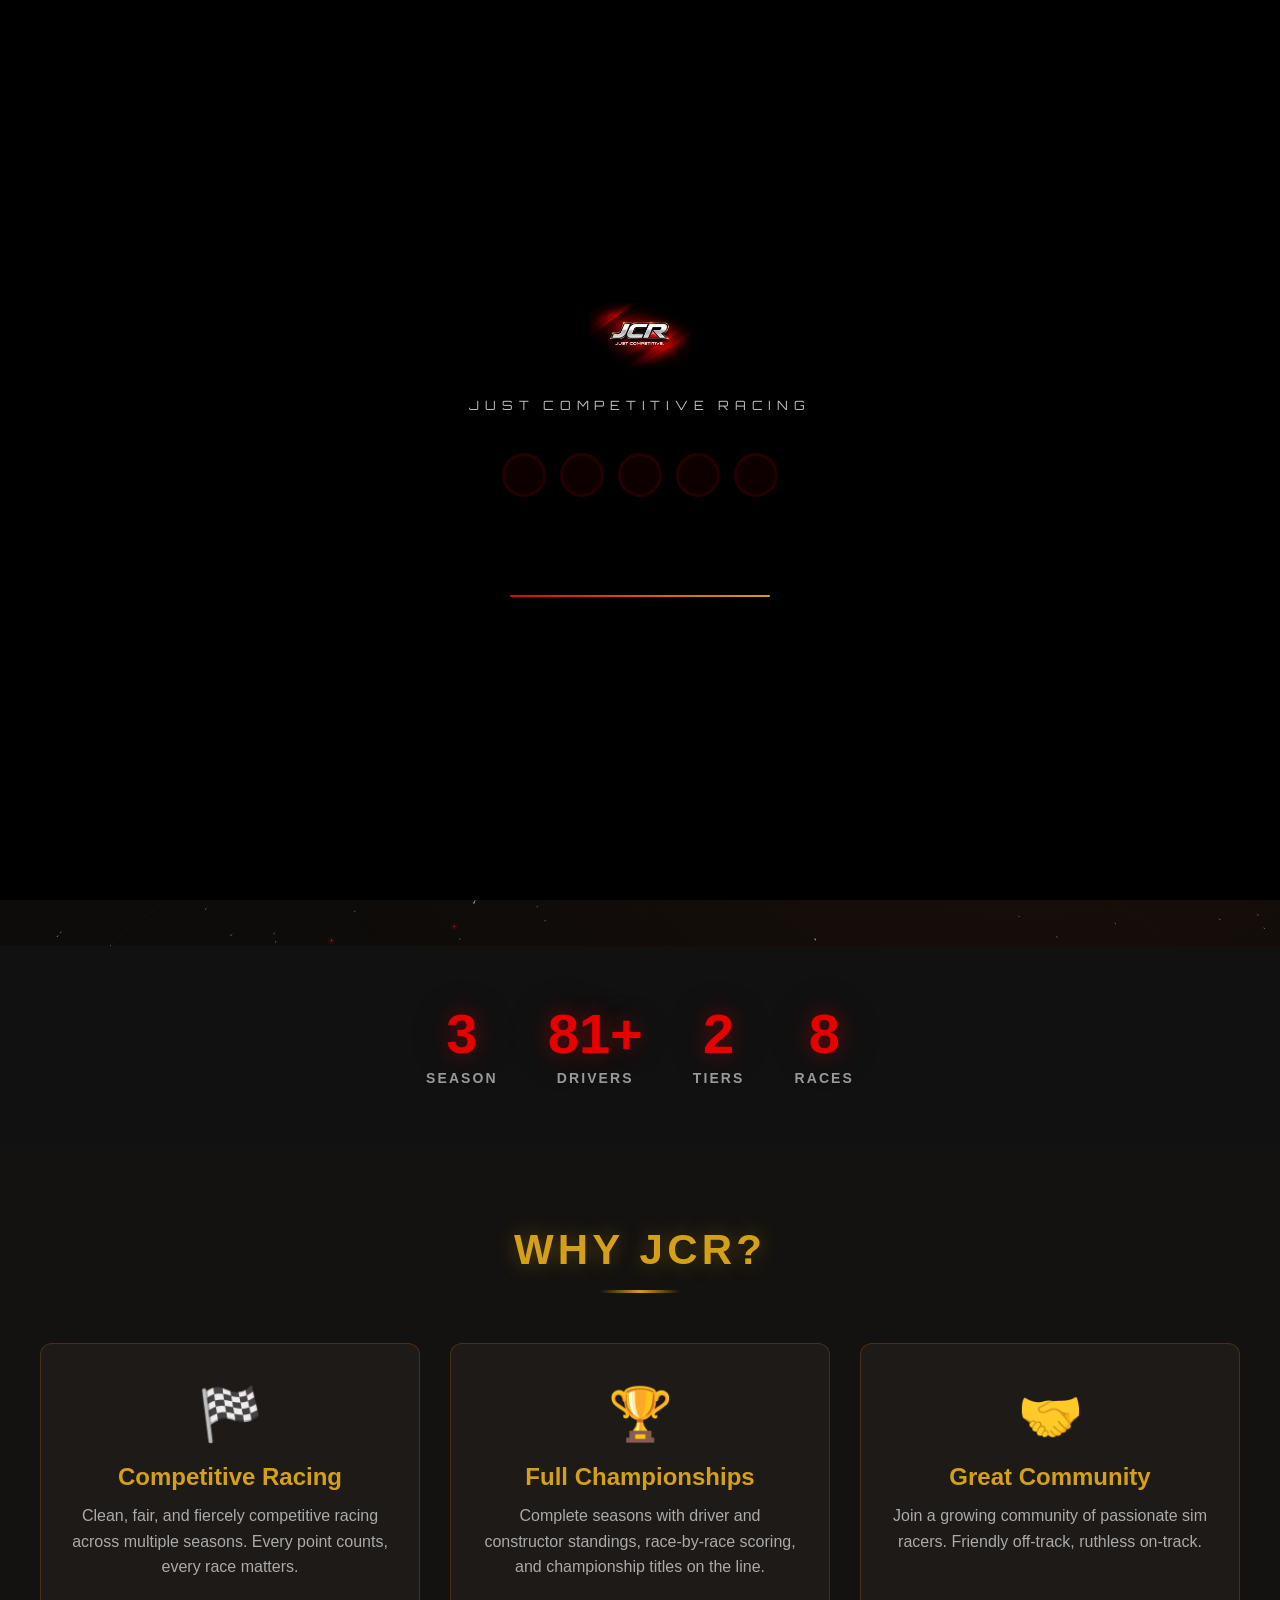
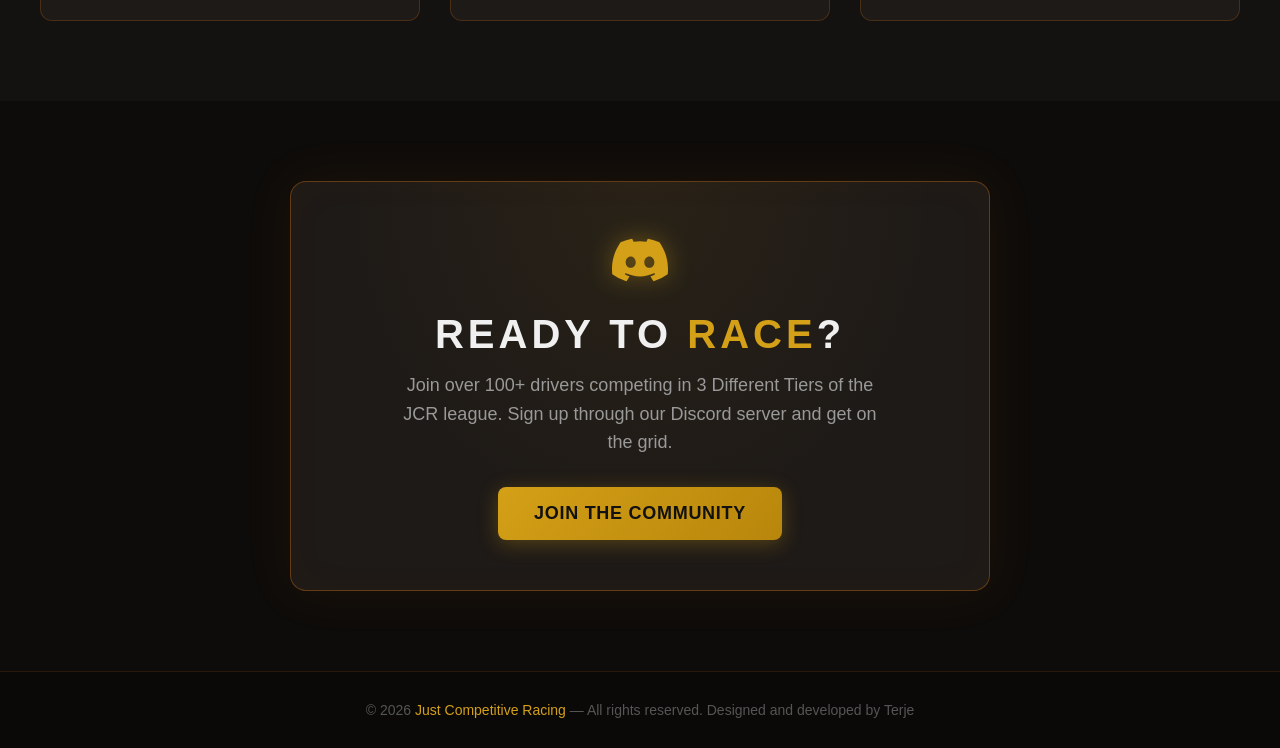
<file: index.html>
<!DOCTYPE html>
<html lang="en">
<head>
  <meta charset="UTF-8">
  <meta name="viewport" content="width=device-width, initial-scale=1.0">
  <title>JCR – Just Competitive Racing | F1 Sim Racing League</title>
  <meta name="description" content="JCR – Just Competitive Racing is a competitive F1 sim racing league with 3 tiers, 60+ drivers and 10 teams. Join the ultimate F1 25 online racing community.">
  <meta name="keywords" content="JCR, Just Competitive Racing, F1 sim racing league, F1 25 league, F1 online racing, sim racing community, competitive F1 racing, F1 esports">
  <meta name="robots" content="index, follow">
  <link rel="canonical" href="https://terjekern-tech.github.io/jcr-league/">
  <link rel="icon" type="image/png" href="jcr.png">
  <link rel="apple-touch-icon" href="apple-touch-icon.png">
  <meta property="og:title" content="JCR – Just Competitive Racing | F1 Sim Racing League">
  <meta property="og:description" content="The ultimate competitive F1 sim racing league. Fair racing, real competition, pure adrenaline. 60+ drivers across 3 tiers.">
  <meta property="og:type" content="website">
  <meta property="og:image" content="https://terjekern-tech.github.io/jcr-league/jcr.png">
  <meta property="og:url" content="https://terjekern-tech.github.io/jcr-league/">
  <meta property="og:site_name" content="JCR – Just Competitive Racing">
  <meta name="twitter:card" content="summary_large_image">
  <meta name="twitter:title" content="JCR – Just Competitive Racing | F1 Sim Racing League">
  <meta name="twitter:description" content="The ultimate competitive F1 sim racing league. Fair racing, real competition, pure adrenaline.">
  <meta name="twitter:image" content="https://terjekern-tech.github.io/jcr-league/jcr.png">
  <script type="application/ld+json">
  {
    "@context": "https://schema.org",
    "@type": "SportsOrganization",
    "name": "JCR – Just Competitive Racing",
    "alternateName": "JCR",
    "url": "https://terjekern-tech.github.io/jcr-league/",
    "logo": "https://terjekern-tech.github.io/jcr-league/jcr.png",
    "description": "JCR is a competitive F1 sim racing league with 3 tiers, 60+ drivers and 10 teams. Fair racing, real competition, pure adrenaline.",
    "sport": "Sim Racing",
    "sameAs": [
      "https://discord.gg/jcr",
      "https://twitch.tv/jcrleague",
      "https://www.tiktok.com/@jcrleague",
      "https://www.youtube.com/@JCRLeague"
    ]
  }
  </script>
  <script type="application/ld+json">
  {
    "@context": "https://schema.org",
    "@type": "WebSite",
    "name": "JCR – Just Competitive Racing",
    "url": "https://terjekern-tech.github.io/jcr-league/",
    "description": "The ultimate competitive F1 sim racing league."
  }
  </script>
  <link rel="stylesheet" href="css/style.css?v=5">
  <link rel="preconnect" href="https://fonts.googleapis.com">
  <link href="https://fonts.googleapis.com/css2?family=Orbitron:wght@700;900&display=swap" rel="stylesheet">
  <meta name="google-site-verification" content="iIf2wIUuzDFbnxBmsTOsxikL3sfM2sfzdrACK39GhC8" />
  <style>
  /* ===== F1 LOADING SCREEN ===== */
  #jcr-load {
    position: fixed; inset: 0; z-index: 9999;
    background: #000;
    display: flex; flex-direction: column;
    align-items: center; justify-content: center;
    transition: opacity .65s ease, visibility .65s ease;
  }
  #jcr-load.gone { opacity: 0; visibility: hidden; pointer-events: none; }

  .ld-logo {
    width: 100px; margin-bottom: 28px;
    animation: logoPulse 1.8s ease-in-out infinite;
  }
  @keyframes logoPulse {
    0%,100% { filter: drop-shadow(0 0 8px rgba(225,6,0,.55)); }
    50%      { filter: drop-shadow(0 0 28px rgba(225,6,0,.75)) drop-shadow(0 0 55px rgba(225,6,0,.4)); }
  }
  .ld-brand {
    font-family: 'Orbitron', monospace;
    font-size: clamp(.6rem, 1.8vw, .8rem);
    letter-spacing: .45em; color: #bbb;
    text-transform: uppercase; margin-bottom: 40px;
  }
  .ld-lights { display: flex; gap: 14px; margin-bottom: 32px; }
  .ld-light {
    width: 44px; height: 44px; border-radius: 50%;
    background: #0f0000; border: 3px solid #250000;
    transition: background .1s, border-color .1s, box-shadow .1s;
  }
  .ld-light.on {
    background: #e10600; border-color: #ff2020;
    box-shadow: 0 0 18px #e10600, 0 0 36px rgba(225,6,0,.5), inset 0 0 10px rgba(255,120,120,.4);
  }
  .ld-light.out { background: #030000; border-color: #080000; box-shadow: none; }
  .ld-lo {
    font-family: 'Orbitron', monospace;
    font-size: clamp(1.2rem, 4.5vw, 2rem);
    color: #e10600; letter-spacing: .28em; font-weight: 900;
    opacity: 0; transform: scale(.85);
    transition: opacity .2s, transform .2s;
    text-shadow: 0 0 28px rgba(225,6,0,.6);
    white-space: nowrap;
  }
  .ld-lo.show { opacity: 1; transform: scale(1); }
  .ld-bar-wrap {
    width: 260px; height: 2px; background: #1a1a1a;
    border-radius: 2px; margin-top: 26px; overflow: hidden;
  }
  .ld-bar { height: 100%; background: linear-gradient(90deg, #e10600, #d4a017); width: 0; transition: width 2.4s cubic-bezier(.4,0,.2,1); }
  @media (max-width: 480px) { .ld-light { width: 34px; height: 34px; } }

  /* ===== CAR LAUNCH ANIMATION ===== */
  #ld-car-wrap {
    position: absolute;
    left: 50%; bottom: 20%;
    transform: translateX(-50%);
    display: flex; align-items: center;
    opacity: 0; pointer-events: none;
  }
  #ld-car-wrap.go {
    animation: carBlast 1.7s cubic-bezier(.15,0,.6,1) forwards;
  }
  @keyframes carBlast {
    0%   { opacity: 0; transform: translateX(-50%); filter: blur(0px); }
    7%   { opacity: 1; transform: translateX(-48%); filter: blur(0px); }
    35%  { filter: blur(0.8px); }
    75%  { transform: translateX(55vw);  filter: blur(2.5px); }
    100% { opacity: 1; transform: translateX(130vw); filter: blur(5px); }
  }
  #ld-car-svg {
    width: 190px; flex-shrink: 0;
    filter: drop-shadow(0 4px 18px rgba(225,6,0,0.9)) drop-shadow(0 0 8px rgba(255,140,0,0.5));
  }
  .ld-slines { display: flex; flex-direction: column; gap: 5px; margin-right: 8px; opacity: 0; }
  #ld-car-wrap.go .ld-slines { animation: slinesShow 1.7s ease forwards; }
  @keyframes slinesShow {
    0%   { opacity: 0; }
    12%  { opacity: 1; }
    80%  { opacity: 0.85; }
    100% { opacity: 0; }
  }
  .ld-slines span {
    display: block; height: 2px;
    background: linear-gradient(to left, rgba(225,6,0,0.9), transparent);
    border-radius: 1px;
  }

  /* ===== SEASON 4 ANNOUNCEMENT BANNER ===== */
  .season-banner {
    background: linear-gradient(90deg, #0a0a0a 0%, #1a0000 40%, #1a0000 60%, #0a0a0a 100%);
    border-bottom: 2px solid #e10600;
    padding: 10px 20px;
    text-align: center;
    position: relative;
    z-index: 100;
    overflow: hidden;
  }
  .season-banner::before {
    content: '';
    position: absolute;
    inset: 0;
    background: linear-gradient(90deg, transparent, rgba(225,6,0,0.08), transparent);
    animation: bannerShimmer 3s ease-in-out infinite;
  }
  @keyframes bannerShimmer {
    0%, 100% { opacity: 0; transform: translateX(-100%); }
    50%       { opacity: 1; transform: translateX(100%); }
  }
  .season-banner-inner {
    display: inline-flex;
    align-items: center;
    gap: 16px;
    flex-wrap: wrap;
    justify-content: center;
    position: relative;
  }
  .season-banner-badge {
    background: #e10600;
    color: #fff;
    font-family: 'Orbitron', monospace;
    font-size: .65rem;
    font-weight: 700;
    letter-spacing: .12em;
    padding: 3px 10px;
    border-radius: 2px;
    text-transform: uppercase;
    white-space: nowrap;
    box-shadow: 0 0 12px rgba(225,6,0,0.5);
    animation: badgePulse 2s ease-in-out infinite;
  }
  @keyframes badgePulse {
    0%,100% { box-shadow: 0 0 8px rgba(225,6,0,0.45); }
    50%      { box-shadow: 0 0 22px rgba(225,6,0,0.75); }
  }
  .season-banner-text {
    font-family: 'Orbitron', monospace;
    font-size: clamp(.7rem, 2vw, .9rem);
    font-weight: 700;
    color: #fff;
    letter-spacing: .08em;
    text-transform: uppercase;
    white-space: nowrap;
  }
  .season-banner-text span {
    color: #d4a017;
  }
  .season-banner-sep {
    color: #e10600;
    font-size: 1rem;
    line-height: 1;
  }
  .season-banner-link {
    background: linear-gradient(90deg, #d4a017, #f0c040);
    color: #000;
    font-family: 'Orbitron', monospace;
    font-size: .65rem;
    font-weight: 700;
    letter-spacing: .1em;
    padding: 5px 14px;
    border-radius: 2px;
    text-decoration: none;
    text-transform: uppercase;
    white-space: nowrap;
    transition: filter .2s, transform .15s;
  }
  .season-banner-link:hover {
    filter: brightness(1.15);
    transform: scale(1.04);
  }
  @media (max-width: 480px) {
    .season-banner-sep { display: none; }
  }

  /* ===== HERO CANVAS BACKGROUND ===== */
  #hero-bg {
    position: absolute; inset: 0;
    z-index: 0; pointer-events: none; display: block;
  }
  .hero::before { z-index: 1; }
  .hero-logo, .hero h1, .hero-tagline, .hero-buttons {
    position: relative; z-index: 2;
  }
  </style>
</head>
<body>

  <!-- F1 LOADING SCREEN -->
  <div id="jcr-load">
    <img src="jcr.png" alt="JCR" class="ld-logo">
    <div class="ld-brand">Just Competitive Racing</div>
    <div class="ld-lights">
      <div class="ld-light" id="ll1"></div>
      <div class="ld-light" id="ll2"></div>
      <div class="ld-light" id="ll3"></div>
      <div class="ld-light" id="ll4"></div>
      <div class="ld-light" id="ll5"></div>
    </div>
    <div class="ld-lo" id="ldLo">LIGHTS OUT</div>
    <div class="ld-bar-wrap"><div class="ld-bar" id="ldBar"></div></div>
    <!-- Car launches after lights out -->
    <div id="ld-car-wrap">
      <div class="ld-slines">
        <span style="width:95px;margin-left:18px"></span>
        <span style="width:135px"></span>
        <span style="width:115px;margin-left:10px"></span>
        <span style="width:100px;margin-left:14px"></span>
        <span style="width:78px;margin-left:22px"></span>
      </div>
      <svg id="ld-car-svg" viewBox="0 0 260 74" xmlns="http://www.w3.org/2000/svg">
        <!-- Ground shadow -->
        <ellipse cx="125" cy="70" rx="98" ry="4" fill="rgba(0,0,0,0.4)"/>
        <!-- Exhaust glow -->
        <ellipse cx="15" cy="37" rx="11" ry="5.5" fill="rgba(255,140,0,0.9)"/>
        <ellipse cx="8"  cy="37" rx="7"  ry="4"   fill="rgba(255,220,80,0.6)"/>

        <!-- REAR WING — endplates + 2 planes + DRS beam -->
        <rect x="18" y="8"  width="3.5" height="31" rx="1"   fill="#1a1a1a"/>
        <rect x="39" y="8"  width="3.5" height="31" rx="1"   fill="#1a1a1a"/>
        <rect x="16" y="8"  width="28"  height="6"  rx="1.5" fill="#e0e0e0"/>
        <rect x="17" y="15" width="26"  height="5"  rx="1"   fill="#cacaca"/>
        <rect x="23" y="22" width="15"  height="3"  rx="1"   fill="#aaa" opacity="0.9"/>
        <rect x="28" y="25" width="4"   height="14" fill="#bbb"/>

        <!-- MAIN BODY top silhouette -->
        <path d="M22,44 L26,28 L38,22 L56,17 L80,13 L110,10 L132,10
                 C140,10 144,12 148,15 L162,18 L180,21
                 L198,26 L214,32 L220,38 L218,44 Z" fill="#e10600"/>

        <!-- Sidepod undercut (visible dark carbon floor) -->
        <path d="M62,44 L65,34 L92,30 L142,30 L160,33 L162,44 Z" fill="#0d0d0d"/>

        <!-- Sidepod upper surface (slightly darker red) -->
        <path d="M58,27 L63,19 L92,14 L136,14 L160,18 L164,28
                 L162,44 L58,44 Z" fill="#c80300"/>

        <!-- Floor plank -->
        <rect x="22" y="43" width="198" height="2.5" rx="1" fill="#080808"/>

        <!-- Gold accent stripe along sidepod base -->
        <path d="M64,37 Q113,35 162,37 L162,39 Q113,37 64,39 Z" fill="#d4a017"/>

        <!-- Air intake snorkel -->
        <path d="M107,10 L111,3 L118,3 L122,10 Z" fill="#111"/>
        <rect x="111" y="3.5" width="7" height="7" rx="1" fill="#040404"/>

        <!-- Cockpit tub -->
        <path d="M120,14 L127,6 L147,6 L154,14 Z" fill="#0a0a0a"/>
        <!-- Halo -->
        <path d="M124,8 L130,3 L147,3 L152,7"
              fill="none" stroke="#d0d0d0" stroke-width="2.8" stroke-linecap="round"/>
        <!-- Helmet -->
        <ellipse cx="138" cy="8" rx="10" ry="7.5" fill="#e10600"/>
        <rect x="131" y="6" width="16" height="5.5" rx="3" fill="#030303" opacity="0.88"/>
        <rect x="132" y="6.5" width="10" height="2" rx="1" fill="rgba(255,255,255,0.1)"/>

        <!-- Nose cone (long tapered) -->
        <path d="M195,27 L226,33 L228,39 L220,42 L191,41 Z" fill="#e10600"/>
        <path d="M223,33 L236,36 L235,40 L223,40 Z" fill="#c00300"/>

        <!-- FRONT WING — main + flap + endplate -->
        <path d="M205,41 L238,35 L240,42 L205,43 Z" fill="#ddd"/>
        <rect x="209" y="31" width="28" height="3.5" rx="1" fill="#c8c8c8"/>
        <rect x="211" y="27" width="20" height="3"   rx="1" fill="#bbb"/>
        <rect x="237" y="29" width="3"  height="16"  rx="1" fill="#222"/>

        <!-- Front suspension rods -->
        <line x1="195" y1="41" x2="207" y2="38" stroke="#555" stroke-width="1.8" stroke-linecap="round"/>
        <line x1="195" y1="45" x2="211" y2="43" stroke="#444" stroke-width="1.5" stroke-linecap="round"/>

        <!-- REAR WHEEL -->
        <circle cx="56" cy="54" r="16"   fill="#0e0e0e"/>
        <circle cx="56" cy="54" r="15"   fill="none" stroke="#d4c200" stroke-width="1.5" opacity="0.55"/>
        <circle cx="56" cy="54" r="11"   fill="#1a1a1a"/>
        <circle cx="56" cy="54" r="8.5"  fill="#222"/>
        <circle cx="56" cy="54" r="6"    fill="#b8880a"/>
        <circle cx="56" cy="54" r="4"    fill="#d4a017"/>
        <circle cx="56" cy="54" r="2.2"  fill="#ffc820"/>
        <circle cx="56" cy="54" r="1.1"  fill="#ffe060"/>

        <!-- FRONT WHEEL -->
        <circle cx="194" cy="55" r="13"  fill="#0e0e0e"/>
        <circle cx="194" cy="55" r="12"  fill="none" stroke="#d4c200" stroke-width="1.5" opacity="0.55"/>
        <circle cx="194" cy="55" r="9"   fill="#1a1a1a"/>
        <circle cx="194" cy="55" r="7"   fill="#222"/>
        <circle cx="194" cy="55" r="4.8" fill="#b8880a"/>
        <circle cx="194" cy="55" r="3.2" fill="#d4a017"/>
        <circle cx="194" cy="55" r="1.8" fill="#ffc820"/>
        <circle cx="194" cy="55" r="0.9" fill="#ffe060"/>
      </svg>
    </div>
  </div>

  <!-- SEASON 4 ANNOUNCEMENT BANNER -->
  <div class="season-banner">
    <div class="season-banner-inner">
      <span class="season-banner-badge">Live Now</span>
      <span class="season-banner-text"><span>Season 4</span> is Underway</span>
      <span class="season-banner-sep">&#9646;</span>
      <span class="season-banner-text">Round <span>2 / 10</span> Complete</span>
      <a href="calendar.html" class="season-banner-link">View Calendar</a>
    </div>
  </div>

  <!-- NAVBAR -->
  <nav class="navbar">
    <a href="index.html" class="nav-logo">
      <img src="jcr.png" alt="JCR">
    </a>
    <div class="nav-center">
      <a href="index.html" class="active">Home</a>
      <a href="about.html">About</a>
      <a href="contact.html">Contact</a>
      <a href="staff.html">Staff</a>
      <a href="calendar.html">Calendar</a>
    </div>
    <div class="nav-right">
      <div class="nav-socials">
        <a href="https://twitch.tv/jcrleague" target="_blank"><svg viewBox="0 0 24 24"><path d="M11.571 4.714h1.715v5.143H11.57zm4.715 0H18v5.143h-1.714zM6 0L1.714 4.286v15.428h5.143V24l4.286-4.286h3.428L22.286 12V0zm14.571 11.143l-3.428 3.428h-3.429l-3 3v-3H6.857V1.714h13.714z"/></svg></a>
        <a href="https://www.tiktok.com/@jcrleague" target="_blank"><svg viewBox="0 0 24 24"><path d="M12.525.02c1.31-.02 2.61-.01 3.91-.02.08 1.53.63 3.09 1.75 4.17 1.12 1.11 2.7 1.62 4.24 1.79v4.03c-1.44-.05-2.89-.35-4.2-.97-.57-.26-1.1-.59-1.62-.93-.01 2.92.01 5.84-.02 8.75-.08 1.4-.54 2.79-1.35 3.94-1.31 1.92-3.58 3.17-5.91 3.21-1.43.08-2.86-.31-4.08-1.03-2.02-1.19-3.44-3.37-3.65-5.71-.02-.5-.03-1-.01-1.49.18-1.9 1.12-3.72 2.58-4.96 1.66-1.44 3.98-2.13 6.15-1.72.02 1.48-.04 2.96-.04 4.44-.99-.32-2.15-.23-3.02.37-.63.41-1.11 1.04-1.36 1.75-.21.51-.15 1.07-.14 1.61.24 1.64 1.82 3.02 3.5 2.87 1.12-.01 2.19-.66 2.77-1.61.19-.33.4-.67.41-1.06.1-1.79.06-3.57.07-5.36.01-4.03-.01-8.05.02-12.07z"/></svg></a>
        <a href="https://www.youtube.com/@JCRLeague" target="_blank"><svg viewBox="0 0 24 24"><path d="M23.498 6.186a3.016 3.016 0 0 0-2.122-2.136C19.505 3.545 12 3.545 12 3.545s-7.505 0-9.377.505A3.017 3.017 0 0 0 .502 6.186C0 8.07 0 12 0 12s0 3.93.502 5.814a3.016 3.016 0 0 0 2.122 2.136c1.871.505 9.376.505 9.376.505s7.505 0 9.377-.505a3.015 3.015 0 0 0 2.122-2.136C24 15.93 24 12 24 12s0-3.93-.502-5.814zM9.545 15.568V8.432L15.818 12l-6.273 3.568z"/></svg></a>
      </div>
      <a href="https://discord.gg/jcr" target="_blank" class="nav-cta">
        <svg viewBox="0 0 24 24"><path d="M20.317 4.37a19.791 19.791 0 0 0-4.885-1.515.074.074 0 0 0-.079.037c-.21.375-.444.864-.608 1.25a18.27 18.27 0 0 0-5.487 0 12.64 12.64 0 0 0-.617-1.25.077.077 0 0 0-.079-.037A19.736 19.736 0 0 0 3.677 4.37a.07.07 0 0 0-.032.027C.533 9.046-.32 13.58.099 18.057a.082.082 0 0 0 .031.057 19.9 19.9 0 0 0 5.993 3.03.078.078 0 0 0 .084-.028c.462-.63.874-1.295 1.226-1.994a.076.076 0 0 0-.041-.106 13.107 13.107 0 0 1-1.872-.892.077.077 0 0 1-.008-.128 10.2 10.2 0 0 0 .372-.292.074.074 0 0 1 .077-.01c3.928 1.793 8.18 1.793 12.062 0a.074.074 0 0 1 .078.01c.12.098.246.198.373.292a.077.077 0 0 1-.006.127 12.299 12.299 0 0 1-1.873.892.077.077 0 0 0-.041.107c.36.698.772 1.362 1.225 1.993a.076.076 0 0 0 .084.028 19.839 19.839 0 0 0 6.002-3.03.077.077 0 0 0 .032-.054c.5-5.177-.838-9.674-3.549-13.66a.061.061 0 0 0-.031-.03zM8.02 15.33c-1.183 0-2.157-1.085-2.157-2.419 0-1.333.956-2.419 2.157-2.419 1.21 0 2.176 1.095 2.157 2.42 0 1.333-.956 2.418-2.157 2.418zm7.975 0c-1.183 0-2.157-1.085-2.157-2.419 0-1.333.955-2.419 2.157-2.419 1.21 0 2.176 1.095 2.157 2.42 0 1.333-.946 2.418-2.157 2.418z"/></svg>
        Join Discord
      </a>
    </div>
    <button class="nav-toggle" onclick="document.querySelector('.nav-center').classList.toggle('open')">
      <span></span><span></span><span></span>
    </button>
  </nav>

  <main class="main-content">

    <!-- HERO -->
    <section class="hero">
      <canvas id="hero-bg"></canvas>
      <img class="hero-logo fade-in" src="jcr.png" alt="JCR Logo">
      <h1 class="fade-in d1">Just <span>Competitive</span> Racing</h1>
      <p class="hero-tagline fade-in d2">The ultimate competitive F1 sim racing league. Fair racing, real competition, pure adrenaline.</p>
      <div class="hero-buttons fade-in d3">
        <a href="https://discord.gg/jcr" target="_blank" class="btn btn-discord">
          <svg viewBox="0 0 24 24"><path d="M20.317 4.37a19.791 19.791 0 0 0-4.885-1.515.074.074 0 0 0-.079.037c-.21.375-.444.864-.608 1.25a18.27 18.27 0 0 0-5.487 0 12.64 12.64 0 0 0-.617-1.25.077.077 0 0 0-.079-.037A19.736 19.736 0 0 0 3.677 4.37a.07.07 0 0 0-.032.027C.533 9.046-.32 13.58.099 18.057a.082.082 0 0 0 .031.057 19.9 19.9 0 0 0 5.993 3.03.078.078 0 0 0 .084-.028c.462-.63.874-1.295 1.226-1.994a.076.076 0 0 0-.041-.106 13.107 13.107 0 0 1-1.872-.892.077.077 0 0 1-.008-.128 10.2 10.2 0 0 0 .372-.292.074.074 0 0 1 .077-.01c3.928 1.793 8.18 1.793 12.062 0a.074.074 0 0 1 .078.01c.12.098.246.198.373.292a.077.077 0 0 1-.006.127 12.299 12.299 0 0 1-1.873.892.077.077 0 0 0-.041.107c.36.698.772 1.362 1.225 1.993a.076.076 0 0 0 .084.028 19.839 19.839 0 0 0 6.002-3.03.077.077 0 0 0 .032-.054c.5-5.177-.838-9.674-3.549-13.66a.061.061 0 0 0-.031-.03zM8.02 15.33c-1.183 0-2.157-1.085-2.157-2.419 0-1.333.956-2.419 2.157-2.419 1.21 0 2.176 1.095 2.157 2.42 0 1.333-.956 2.418-2.157 2.418zm7.975 0c-1.183 0-2.157-1.085-2.157-2.419 0-1.333.955-2.419 2.157-2.419 1.21 0 2.176 1.095 2.157 2.42 0 1.333-.946 2.418-2.157 2.418z"/></svg>
          Join Discord
        </a>
        
      </div>
    </section>

    <!-- STATS -->
    <section class="home-stats section-dark">
      <div class="home-stats-grid">
        <div class="home-stat">
          <span class="home-stat-number" data-target="4">0</span>
          <span class="home-stat-label">Season</span>
        </div>
        <div class="home-stat">
          <span class="home-stat-number" data-target="100" data-suffix="+">0</span>
          <span class="home-stat-label">Drivers</span>
        </div>
        <div class="home-stat">
          <span class="home-stat-number" data-target="2">0</span>
          <span class="home-stat-label">Tiers</span>
        </div>
        <div class="home-stat">
          <span class="home-stat-number" data-target="10">0</span>
          <span class="home-stat-label">Races</span>
        </div>
      </div>
    </section>

    <!-- FEATURES -->
    <section class="features section-light">
      <div class="section-header">
        <h2>Why JCR?</h2>
        <div class="divider"></div>
      </div>
      <div class="features-grid">
        <div class="feature-card fade-in">
          <div class="feature-icon">&#127937;</div>
          <h3>Competitive Racing</h3>
          <p>Clean, fair, and fiercely competitive racing across multiple seasons. Every point counts, every race matters.</p>
        </div>
        <div class="feature-card fade-in d1">
          <div class="feature-icon">&#127942;</div>
          <h3>Full Championships</h3>
          <p>Complete seasons with driver and constructor standings, race-by-race scoring, and championship titles on the line.</p>
        </div>
        <div class="feature-card fade-in d2">
          <div class="feature-icon">&#129309;</div>
          <h3>Great Community</h3>
          <p>Join a growing community of passionate sim racers. Friendly off-track, ruthless on-track.</p>
        </div>
      </div>
    </section>

    <!-- CTA -->
    <section class="join section-dark">
      <div class="join-card fade-in">
        <div class="join-icon">
          <svg viewBox="0 0 24 24"><path d="M20.317 4.37a19.791 19.791 0 0 0-4.885-1.515.074.074 0 0 0-.079.037c-.21.375-.444.864-.608 1.25a18.27 18.27 0 0 0-5.487 0 12.64 12.64 0 0 0-.617-1.25.077.077 0 0 0-.079-.037A19.736 19.736 0 0 0 3.677 4.37a.07.07 0 0 0-.032.027C.533 9.046-.32 13.58.099 18.057a.082.082 0 0 0 .031.057 19.9 19.9 0 0 0 5.993 3.03.078.078 0 0 0 .084-.028c.462-.63.874-1.295 1.226-1.994a.076.076 0 0 0-.041-.106 13.107 13.107 0 0 1-1.872-.892.077.077 0 0 1-.008-.128 10.2 10.2 0 0 0 .372-.292.074.074 0 0 1 .077-.01c3.928 1.793 8.18 1.793 12.062 0a.074.074 0 0 1 .078.01c.12.098.246.198.373.292a.077.077 0 0 1-.006.127 12.299 12.299 0 0 1-1.873.892.077.077 0 0 0-.041.107c.36.698.772 1.362 1.225 1.993a.076.076 0 0 0 .084.028 19.839 19.839 0 0 0 6.002-3.03.077.077 0 0 0 .032-.054c.5-5.177-.838-9.674-3.549-13.66a.061.061 0 0 0-.031-.03zM8.02 15.33c-1.183 0-2.157-1.085-2.157-2.419 0-1.333.956-2.419 2.157-2.419 1.21 0 2.176 1.095 2.157 2.42 0 1.333-.956 2.418-2.157 2.418zm7.975 0c-1.183 0-2.157-1.085-2.157-2.419 0-1.333.955-2.419 2.157-2.419 1.21 0 2.176 1.095 2.157 2.42 0 1.333-.946 2.418-2.157 2.418z"/></svg>
        </div>
        <h2>Ready to <span>Race</span>?</h2>
        <p>Join over 100+ drivers competing in 3 Different Tiers of the JCR league. Sign up through our Discord server and get on the grid.</p>
        <a href="https://discord.gg/jcr" target="_blank" class="btn btn-gold">
          Join the Community
        </a>
      </div>
    </section>

  </main>

  <footer class="footer">
    &copy; 2026 <span>Just Competitive Racing</span> &mdash; All rights reserved.
    Designed and developed by Terje
  </footer>

  <script src="js/main.js"></script>
  <script>
  // ===== F1 LIGHTS-OUT LOADING SCREEN =====
  (function() {
    var screen = document.getElementById('jcr-load');
    var bar    = document.getElementById('ldBar');
    var loText = document.getElementById('ldLo');
    var car    = document.getElementById('ld-car-wrap');
    var lights = [
      document.getElementById('ll1'),
      document.getElementById('ll2'),
      document.getElementById('ll3'),
      document.getElementById('ll4'),
      document.getElementById('ll5')
    ];

    requestAnimationFrame(function() { bar.style.width = '100%'; });

    lights.forEach(function(l, i) {
      setTimeout(function() { l.classList.add('on'); }, 2500 + i * 300);
    });

    setTimeout(function() {
      lights.forEach(function(l) {
        l.classList.remove('on');
        l.classList.add('out');
      });
      loText.classList.add('show');
      car.classList.add('go');
    }, 4200);

    setTimeout(function() { screen.classList.add('gone'); }, 6000);
  })();

  // ===== HERO SPEED-PARTICLE BACKGROUND =====
  (function() {
    var canvas = document.getElementById('hero-bg');
    var ctx    = canvas.getContext('2d');
    var W, H, CX, CY;
    var FOCAL = 420;
    var SPEED = 2.0;
    var COUNT = window.innerWidth < 6000 ? 1000 : 15000;
    var particles = [];

    function rand(a, b) { return a + Math.random() * (b - a); }

    function makeParticle(startFar) {
      return {
        x:   rand(-W * 1.5, W * 1.5),
        y:   rand(-H * 1.5, H * 1.5),
        z:   startFar ? 900 : rand(1, 900),
        red: Math.random() < 0.12,
        sz:  rand(0.8, 2.2),
        px:  null,
        py:  null
      };
    }

    function resize() {
      var hero = canvas.parentElement;
      W = canvas.width  = hero.offsetWidth;
      H = canvas.height = hero.offsetHeight;
      CX = W / 2;
      CY = H / 2;
    }

    function init() {
      resize();
      particles = [];
      for (var i = 0; i < COUNT; i++) {
        particles.push(makeParticle(false));
      }
    }

    function drawGrid() {
      ctx.strokeStyle = 'rgba(225,6,0,0.07)';
      ctx.lineWidth = 0.8;
      var rows = [-6,-5,-4,-3,-2,-1,0,1,2,3,4,5,6];
      rows.forEach(function(row) {
        var yW = row * 120;
        var sN = FOCAL / 60,  sF = FOCAL / 800;
        var yN = CY + yW * sN, yFr = CY + yW * sF;
        if (yN < -50 || yN > H + 50) return;
        ctx.beginPath();
        ctx.moveTo(CX + (-W) * sN, yN);
        ctx.lineTo(CX + (-W) * sF, yFr);
        ctx.stroke();
        ctx.beginPath();
        ctx.moveTo(CX + W * sN, yN);
        ctx.lineTo(CX + W * sF, yFr);
        ctx.stroke();
      });
      [-8,-7,-6,-5,-4,-3,-2,-1,0,1,2,3,4,5,6,7,8].forEach(function(col) {
        var xW = col * 130;
        var sN = FOCAL / 60, sF = FOCAL / 800;
        ctx.beginPath();
        ctx.moveTo(CX + xW * sN, CY + 200 * sN);
        ctx.lineTo(CX + xW * sF, CY + 200 * sF);
        ctx.stroke();
      });
    }

    function draw() {
      ctx.fillStyle = '#0e0c0a';
      ctx.fillRect(0, 0, W, H);

      drawGrid();

      for (var i = 0; i < particles.length; i++) {
        var p = particles[i];
        var scale = FOCAL / p.z;
        var px = CX + p.x * scale;
        var py = CY + p.y * scale;

        if (p.px !== null) {
          var alpha = p.red ? 0.85 : Math.min(0.3 + scale * 0.18, 1);

          if (p.red) {
            var grd = ctx.createRadialGradient(px, py, 0, px, py, 8 * scale);
            grd.addColorStop(0, 'rgba(225,6,0,0.25)');
            grd.addColorStop(1, 'rgba(225,6,0,0)');
            ctx.fillStyle = grd;
            ctx.beginPath();
            ctx.arc(px, py, 8 * scale, 0, Math.PI * 2);
            ctx.fill();
            ctx.strokeStyle = 'rgba(225,6,0,' + alpha + ')';
          } else {
            ctx.strokeStyle = 'rgba(255,255,255,' + alpha + ')';
          }

          ctx.lineWidth = Math.max(0.4, p.sz * scale * 0.6);
          ctx.beginPath();
          ctx.moveTo(p.px, p.py);
          ctx.lineTo(px, py);
          ctx.stroke();

          ctx.fillStyle = p.red
            ? 'rgba(255,80,60,' + alpha + ')'
            : 'rgba(255,255,255,' + alpha + ')';
          ctx.beginPath();
          ctx.arc(px, py, Math.max(0.5, p.sz * scale * 0.5), 0, Math.PI * 2);
          ctx.fill();
        }

        p.px = px;
        p.py = py;
        p.z -= SPEED;

        if (p.z <= 1 || px < -W || px > W * 2 || py < -H || py > H * 2) {
          particles[i] = makeParticle(true);
        }
      }

      requestAnimationFrame(draw);
    }

    window.addEventListener('resize', function() {
      resize();
      particles.forEach(function(p) { p.px = null; p.py = null; });
    });

    init();
    draw();
  })();
  </script>
</body>
</html>
</file>
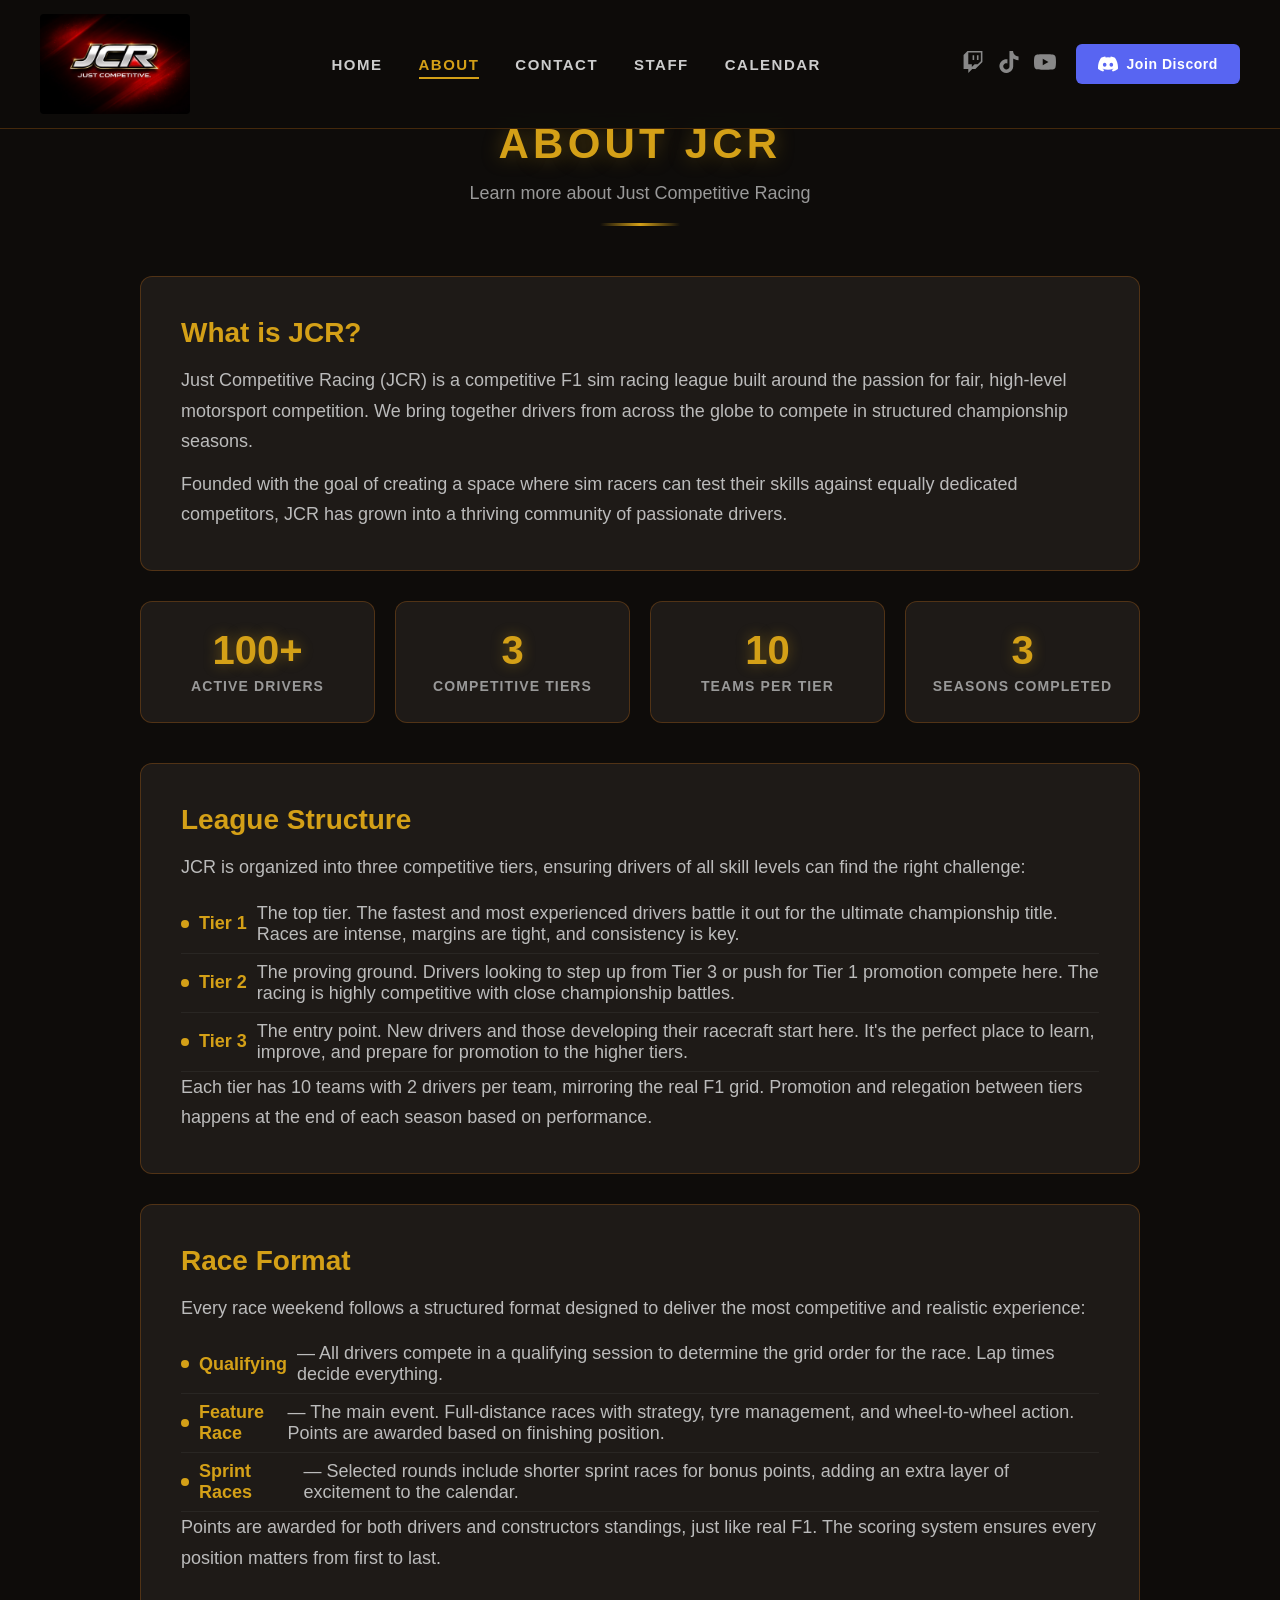
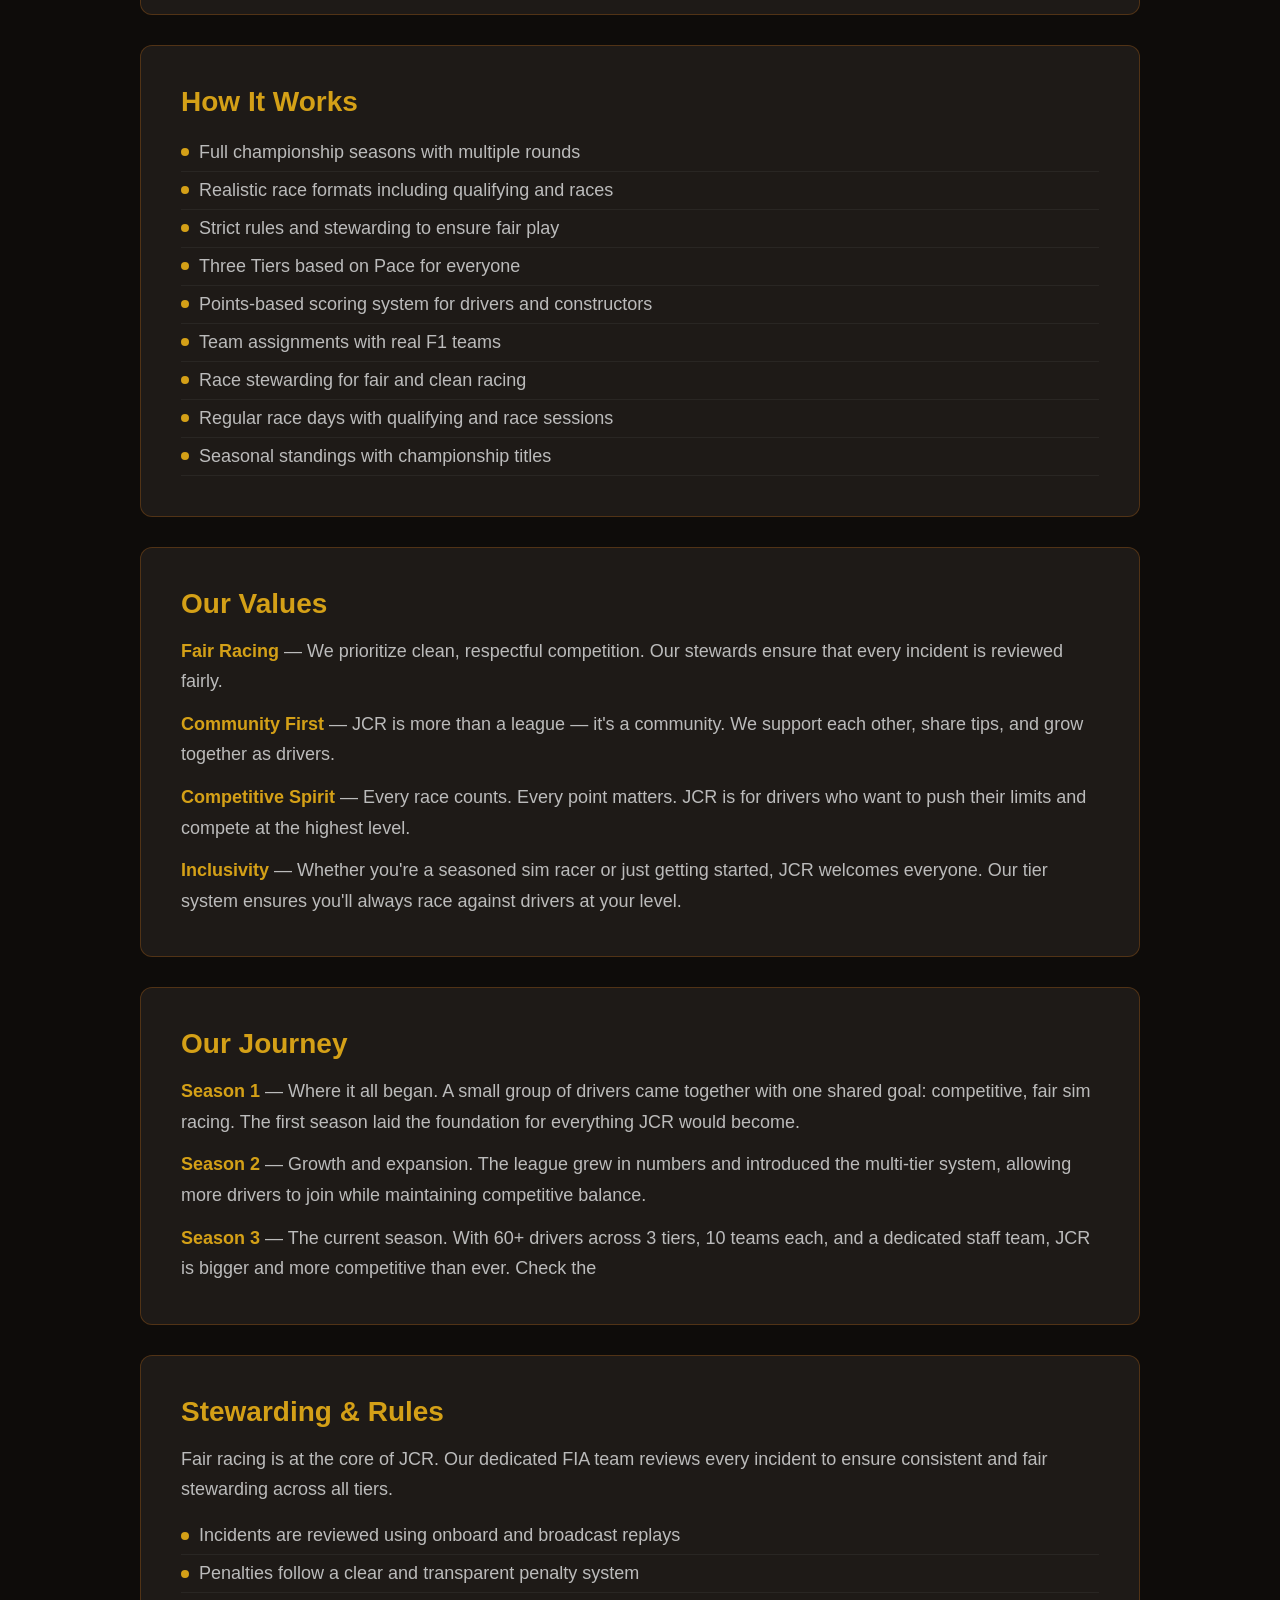
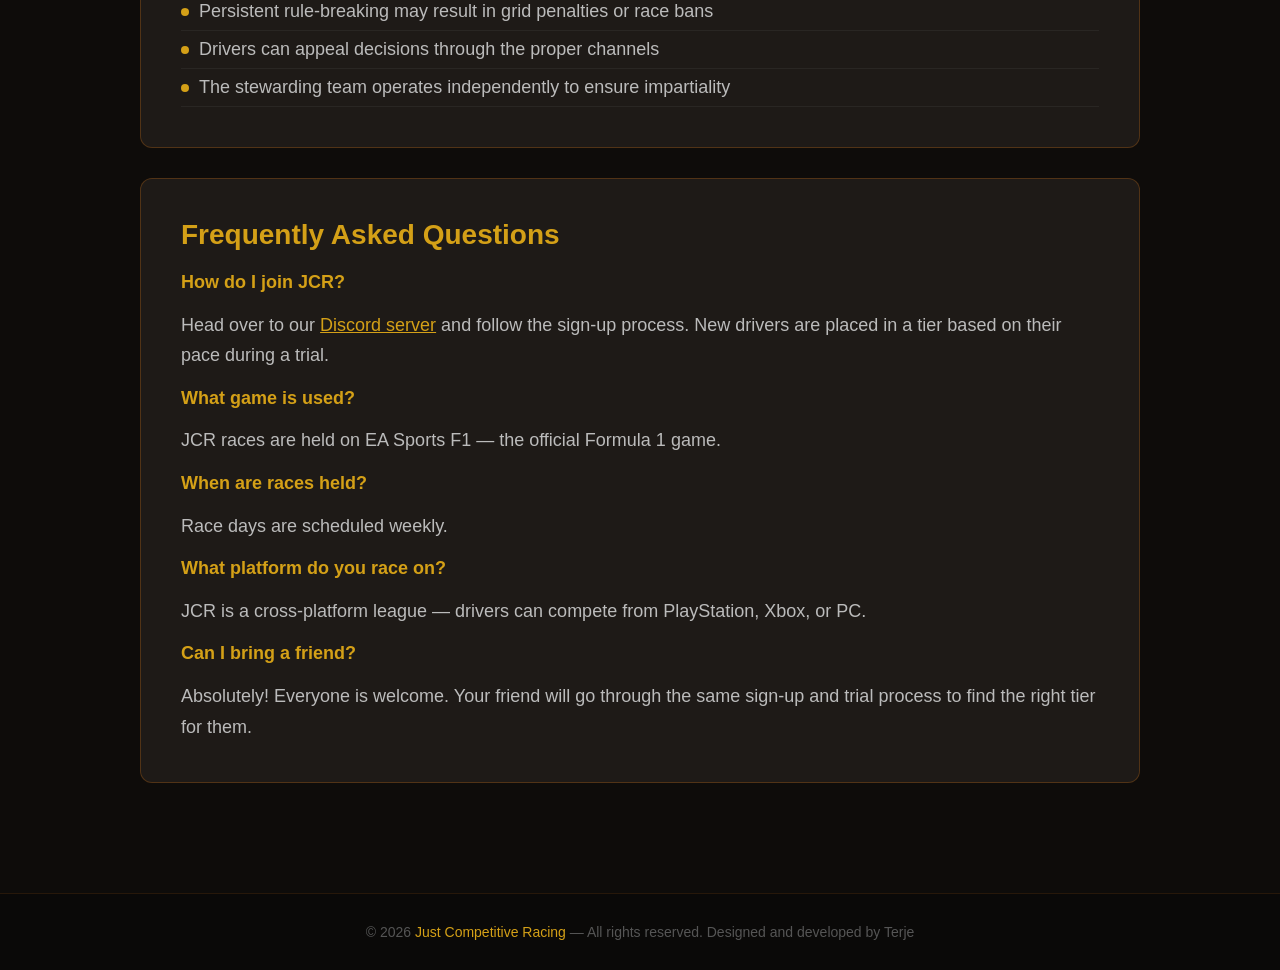
<file: about.html>
<!DOCTYPE html>
<html lang="en">
<head>
  <meta charset="UTF-8">
  <meta name="viewport" content="width=device-width, initial-scale=1.0">
  <title>About JCR – Just Competitive Racing | F1 Sim Racing League Info</title>
  <meta name="description" content="Learn about JCR – Just Competitive Racing. Our F1 sim racing league features 3 tiers, fair stewarding, weekly races and a passionate community of 60+ drivers.">
  <meta name="keywords" content="JCR about, Just Competitive Racing info, F1 sim racing league, F1 25 league rules, sim racing community">
  <meta name="robots" content="index, follow">
  <link rel="canonical" href="https://terjekern-tech.github.io/jcr-league/about.html">
  <link rel="icon" type="image/png" href="jcr.png">
  <link rel="apple-touch-icon" href="apple-touch-icon.png">
  <meta property="og:title" content="About JCR – Just Competitive Racing">
  <meta property="og:description" content="Learn about JCR. Our F1 sim racing league features 3 tiers, fair stewarding, weekly races and a passionate community.">
  <meta property="og:type" content="website">
  <meta property="og:image" content="https://terjekern-tech.github.io/jcr-league/jcr.png">
  <meta property="og:url" content="https://terjekern-tech.github.io/jcr-league/about.html">
  <meta property="og:site_name" content="JCR – Just Competitive Racing">
  <link rel="stylesheet" href="css/style.css?v=5">
</head>
<body>

  <!-- NAVBAR -->
  <nav class="navbar">
    <a href="index.html" class="nav-logo">
      <img src="jcr.png" alt="JCR">
    </a>
    <div class="nav-center">
      <a href="index.html">Home</a>
      <a href="about.html" class="active">About</a>
      <a href="contact.html">Contact</a>
      <a href="staff.html">Staff</a>
      <a href="calendar.html">Calendar</a>
    </div>
    <div class="nav-right">
      <div class="nav-socials">
        <a href="https://twitch.tv/jcrleague" target="_blank"><svg viewBox="0 0 24 24"><path d="M11.571 4.714h1.715v5.143H11.57zm4.715 0H18v5.143h-1.714zM6 0L1.714 4.286v15.428h5.143V24l4.286-4.286h3.428L22.286 12V0zm14.571 11.143l-3.428 3.428h-3.429l-3 3v-3H6.857V1.714h13.714z"/></svg></a>
        <a href="https://www.tiktok.com/@jcrleague" target="_blank"><svg viewBox="0 0 24 24"><path d="M12.525.02c1.31-.02 2.61-.01 3.91-.02.08 1.53.63 3.09 1.75 4.17 1.12 1.11 2.7 1.62 4.24 1.79v4.03c-1.44-.05-2.89-.35-4.2-.97-.57-.26-1.1-.59-1.62-.93-.01 2.92.01 5.84-.02 8.75-.08 1.4-.54 2.79-1.35 3.94-1.31 1.92-3.58 3.17-5.91 3.21-1.43.08-2.86-.31-4.08-1.03-2.02-1.19-3.44-3.37-3.65-5.71-.02-.5-.03-1-.01-1.49.18-1.9 1.12-3.72 2.58-4.96 1.66-1.44 3.98-2.13 6.15-1.72.02 1.48-.04 2.96-.04 4.44-.99-.32-2.15-.23-3.02.37-.63.41-1.11 1.04-1.36 1.75-.21.51-.15 1.07-.14 1.61.24 1.64 1.82 3.02 3.5 2.87 1.12-.01 2.19-.66 2.77-1.61.19-.33.4-.67.41-1.06.1-1.79.06-3.57.07-5.36.01-4.03-.01-8.05.02-12.07z"/></svg></a>
        <a href="https://www.youtube.com/@JCRLeague" target="_blank"><svg viewBox="0 0 24 24"><path d="M23.498 6.186a3.016 3.016 0 0 0-2.122-2.136C19.505 3.545 12 3.545 12 3.545s-7.505 0-9.377.505A3.017 3.017 0 0 0 .502 6.186C0 8.07 0 12 0 12s0 3.93.502 5.814a3.016 3.016 0 0 0 2.122 2.136c1.871.505 9.376.505 9.376.505s7.505 0 9.377-.505a3.015 3.015 0 0 0 2.122-2.136C24 15.93 24 12 24 12s0-3.93-.502-5.814zM9.545 15.568V8.432L15.818 12l-6.273 3.568z"/></svg></a>
      </div>
      <a href="https://discord.gg/jcr" target="_blank" class="nav-cta">
        <svg viewBox="0 0 24 24"><path d="M20.317 4.37a19.791 19.791 0 0 0-4.885-1.515.074.074 0 0 0-.079.037c-.21.375-.444.864-.608 1.25a18.27 18.27 0 0 0-5.487 0 12.64 12.64 0 0 0-.617-1.25.077.077 0 0 0-.079-.037A19.736 19.736 0 0 0 3.677 4.37a.07.07 0 0 0-.032.027C.533 9.046-.32 13.58.099 18.057a.082.082 0 0 0 .031.057 19.9 19.9 0 0 0 5.993 3.03.078.078 0 0 0 .084-.028c.462-.63.874-1.295 1.226-1.994a.076.076 0 0 0-.041-.106 13.107 13.107 0 0 1-1.872-.892.077.077 0 0 1-.008-.128 10.2 10.2 0 0 0 .372-.292.074.074 0 0 1 .077-.01c3.928 1.793 8.18 1.793 12.062 0a.074.074 0 0 1 .078.01c.12.098.246.198.373.292a.077.077 0 0 1-.006.127 12.299 12.299 0 0 1-1.873.892.077.077 0 0 0-.041.107c.36.698.772 1.362 1.225 1.993a.076.076 0 0 0 .084.028 19.839 19.839 0 0 0 6.002-3.03.077.077 0 0 0 .032-.054c.5-5.177-.838-9.674-3.549-13.66a.061.061 0 0 0-.031-.03zM8.02 15.33c-1.183 0-2.157-1.085-2.157-2.419 0-1.333.956-2.419 2.157-2.419 1.21 0 2.176 1.095 2.157 2.42 0 1.333-.956 2.418-2.157 2.418zm7.975 0c-1.183 0-2.157-1.085-2.157-2.419 0-1.333.955-2.419 2.157-2.419 1.21 0 2.176 1.095 2.157 2.42 0 1.333-.946 2.418-2.157 2.418z"/></svg>
        Join Discord
      </a>
    </div>
    <button class="nav-toggle" onclick="document.querySelector('.nav-center').classList.toggle('open')">
      <span></span><span></span><span></span>
    </button>
  </nav>

  <main class="main-content">
    <section class="about-page section-dark">
      <div class="section-header">
        <h2>About JCR</h2>
        <p>Learn more about Just Competitive Racing</p>
        <div class="divider"></div>
      </div>

      <div class="about-content">
        <div class="about-block fade-in">
          <h3>What is JCR?</h3>
          <p>Just Competitive Racing (JCR) is a competitive F1 sim racing league built around the passion for fair, high-level motorsport competition. We bring together drivers from across the globe to compete in structured championship seasons.</p>
          <p>Founded with the goal of creating a space where sim racers can test their skills against equally dedicated competitors, JCR has grown into a thriving community of passionate drivers.</p>
        </div>

        <!-- STATS BAR -->
        <div class="about-stats fade-in d1">
          <div class="about-stat">
            <span class="stat-number">100+</span>
            <span class="stat-label">Active Drivers</span>
          </div>
          <div class="about-stat">
            <span class="stat-number">3</span>
            <span class="stat-label">Competitive Tiers</span>
          </div>
          <div class="about-stat">
            <span class="stat-number">10</span>
            <span class="stat-label">Teams per Tier</span>
          </div>
          <div class="about-stat">
            <span class="stat-number">3</span>
            <span class="stat-label">Seasons Completed</span>
          </div>
        </div>

        <div class="about-block fade-in d1">
          <h3>League Structure</h3>
          <p>JCR is organized into three competitive tiers, ensuring drivers of all skill levels can find the right challenge:</p>
          <ul>
            <li><strong style="color: #d4a017; white-space: nowrap;">Tier 1</strong>The top tier. The fastest and most experienced drivers battle it out for the ultimate championship title. Races are intense, margins are tight, and consistency is key.</li>
            <li><strong style="color: #d4a017; white-space: nowrap;">Tier 2</strong>The proving ground. Drivers looking to step up from Tier 3 or push for Tier 1 promotion compete here. The racing is highly competitive with close championship battles.</li>
            <li><strong style="color: #d4a017; white-space: nowrap;">Tier 3</strong>The entry point. New drivers and those developing their racecraft start here. It's the perfect place to learn, improve, and prepare for promotion to the higher tiers.</li>
          </ul>
          <p>Each tier has 10 teams with 2 drivers per team, mirroring the real F1 grid. Promotion and relegation between tiers happens at the end of each season based on performance.</p>
        </div>

        <div class="about-block fade-in d2">
          <h3>Race Format</h3>
          <p>Every race weekend follows a structured format designed to deliver the most competitive and realistic experience:</p>
          <ul>
            <li><strong style="color: #d4a017;">Qualifying</strong> — All drivers compete in a qualifying session to determine the grid order for the race. Lap times decide everything.</li>
            <li><strong style="color: #d4a017;">Feature Race</strong> — The main event. Full-distance races with strategy, tyre management, and wheel-to-wheel action. Points are awarded based on finishing position.</li>
            <li><strong style="color: #d4a017;">Sprint Races</strong> — Selected rounds include shorter sprint races for bonus points, adding an extra layer of excitement to the calendar.</li>
          </ul>
          <p>Points are awarded for both drivers and constructors standings, just like real F1. The scoring system ensures every position matters from first to last.</p>
        </div>

        <div class="about-block fade-in d2">
          <h3>How It Works</h3>
          <ul>
            <li>Full championship seasons with multiple rounds</li>
            <li>Realistic race formats including qualifying and races</li>
            <li>Strict rules and stewarding to ensure fair play</li>
            <li>Three Tiers based on Pace for everyone</li>
            <li>Points-based scoring system for drivers and constructors</li>
            <li>Team assignments with real F1 teams</li>
            <li>Race stewarding for fair and clean racing</li>
            <li>Regular race days with qualifying and race sessions</li>
            <li>Seasonal standings with championship titles</li>
          </ul>
        </div>

        <div class="about-block fade-in d3">
          <h3>Our Values</h3>
          <p><strong style="color: #d4a017;">Fair Racing</strong> — We prioritize clean, respectful competition. Our stewards ensure that every incident is reviewed fairly.</p>
          <p><strong style="color: #d4a017;">Community First</strong> — JCR is more than a league — it's a community. We support each other, share tips, and grow together as drivers.</p>
          <p><strong style="color: #d4a017;">Competitive Spirit</strong> — Every race counts. Every point matters. JCR is for drivers who want to push their limits and compete at the highest level.</p>
          <p><strong style="color: #d4a017;">Inclusivity</strong> — Whether you're a seasoned sim racer or just getting started, JCR welcomes everyone. Our tier system ensures you'll always race against drivers at your level.</p>
        </div>

        <div class="about-block fade-in">
          <h3>Our Journey</h3>
          <p><strong style="color: #d4a017;">Season 1</strong> — Where it all began. A small group of drivers came together with one shared goal: competitive, fair sim racing. The first season laid the foundation for everything JCR would become.</p>
          <p><strong style="color: #d4a017;">Season 2</strong> — Growth and expansion. The league grew in numbers and introduced the multi-tier system, allowing more drivers to join while maintaining competitive balance.</p>
          <p><strong style="color: #d4a017;">Season 3</strong> — The current season. With 60+ drivers across 3 tiers, 10 teams each, and a dedicated staff team, JCR is bigger and more competitive than ever. Check the 
        </div>

        <div class="about-block fade-in">
          <h3>Stewarding &amp; Rules</h3>
          <p>Fair racing is at the core of JCR. Our dedicated FIA team reviews every incident to ensure consistent and fair stewarding across all tiers.</p>
          <ul>
            <li>Incidents are reviewed using onboard and broadcast replays</li>
            <li>Penalties follow a clear and transparent penalty system</li>
            <li>Persistent rule-breaking may result in grid penalties or race bans</li>
            <li>Drivers can appeal decisions through the proper channels</li>
            <li>The stewarding team operates independently to ensure impartiality</li>
          </ul>
        </div>

        <div class="about-block fade-in">
          <h3>Frequently Asked Questions</h3>
          <p><strong style="color: #d4a017;">How do I join JCR?</strong></p>
          <p>Head over to our <a href="https://discord.gg/jcr" target="_blank" style="color: #d4a017; text-decoration: underline;">Discord server</a> and follow the sign-up process. New drivers are placed in a tier based on their pace during a trial.</p>
          <p><strong style="color: #d4a017;">What game is used?</strong></p>
          <p>JCR races are held on EA Sports F1 — the official Formula 1 game.</p>
          <p><strong style="color: #d4a017;">When are races held?</strong></p>
          <p>Race days are scheduled weekly. 
          <p><strong style="color: #d4a017;">What platform do you race on?</strong></p>
          <p>JCR is a cross-platform league — drivers can compete from PlayStation, Xbox, or PC.</p>
          <p><strong style="color: #d4a017;">Can I bring a friend?</strong></p>
          <p>Absolutely! Everyone is welcome. Your friend will go through the same sign-up and trial process to find the right tier for them.</p>
        </div>

        
      </div>
    </section>
  </main>

  <footer class="footer">
    &copy; 2026 <span>Just Competitive Racing</span> &mdash; All rights reserved. 
    Designed and developed by Terje
  </footer>

  <script src="js/main.js"></script>
</body>
</html>
</file>
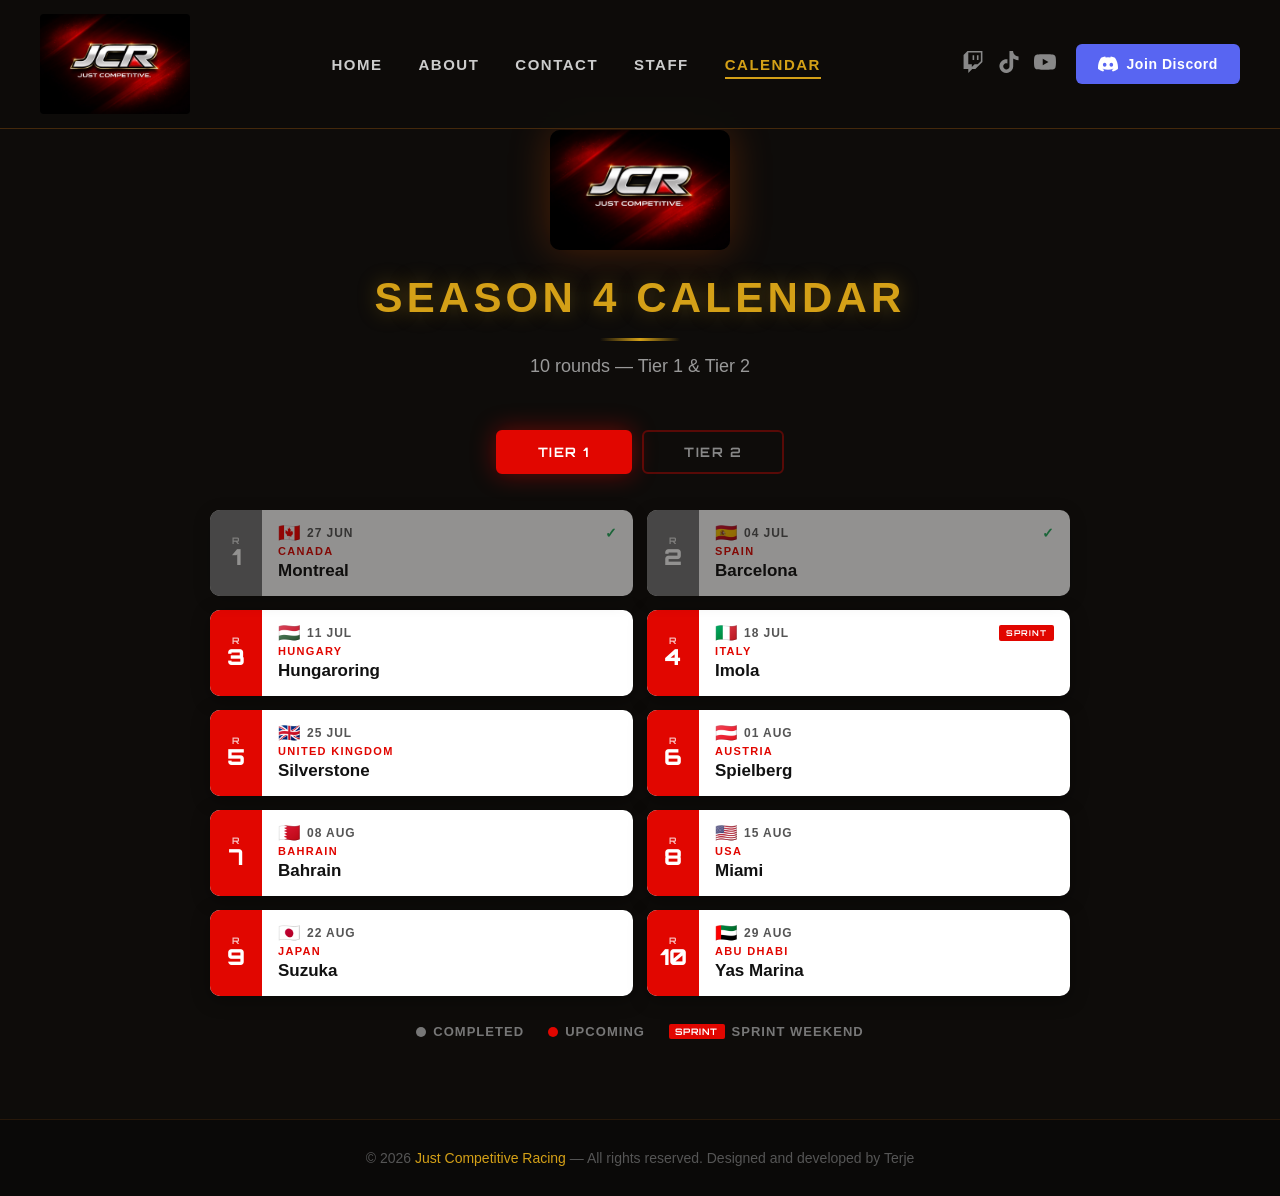
<file: calendar.html>
<!DOCTYPE html>
<html lang="en">
<head>
  <meta charset="UTF-8">
  <meta name="viewport" content="width=device-width, initial-scale=1.0">
  <title>JCR – Season 4 Race Calendar | F1 Sim Racing League</title>
  <meta name="description" content="JCR Season 4 race calendar – 10 rounds across Tier 1 and Tier 2. Canada, Spain, Hungary, Italy, UK, Austria, Bahrain, USA, Japan, Abu Dhabi.">
  <meta name="keywords" content="JCR calendar, Season 4 calendar, F1 sim racing schedule, JCR race dates, Tier 1, Tier 2">
  <meta name="robots" content="index, follow">
  <link rel="canonical" href="https://terjekern-tech.github.io/jcr-league/calendar.html">
  <link rel="icon" type="image/png" href="jcr.png">
  <link rel="apple-touch-icon" href="apple-touch-icon.png">
  <meta property="og:title" content="JCR Season 4 Race Calendar">
  <meta property="og:description" content="10 rounds, 2 tiers – the full JCR Season 4 race schedule.">
  <meta property="og:type" content="website">
  <meta property="og:image" content="https://terjekern-tech.github.io/jcr-league/jcr.png">
  <meta property="og:url" content="https://terjekern-tech.github.io/jcr-league/calendar.html">
  <meta property="og:site_name" content="JCR – Just Competitive Racing">
  <link rel="stylesheet" href="css/style.css?v=5">
  <link rel="preconnect" href="https://fonts.googleapis.com">
  <link href="https://fonts.googleapis.com/css2?family=Orbitron:wght@700;900&display=swap" rel="stylesheet">
</head>
<body>

  <!-- NAVBAR -->
  <nav class="navbar">
    <a href="index.html" class="nav-logo">
      <img src="jcr.png" alt="JCR">
    </a>
    <div class="nav-center">
      <a href="index.html">Home</a>
      <a href="about.html">About</a>
      <a href="contact.html">Contact</a>
      <a href="staff.html">Staff</a>
      <a href="calendar.html" class="active">Calendar</a>
    </div>
    <div class="nav-right">
      <div class="nav-socials">
        <a href="https://twitch.tv/jcrleague" target="_blank"><svg viewBox="0 0 24 24"><path d="M11.571 4.714h1.715v5.143H11.57zm4.715 0H18v5.143h-1.714zM6 0L1.714 4.286v15.428h5.143V24l4.286-4.286h3.428L22.286 12V0zm14.571 11.143l-3.428 3.428h-3.429l-3 3v-3H6.857V1.714h13.714z"/></svg></a>
        <a href="https://www.tiktok.com/@jcrleague" target="_blank"><svg viewBox="0 0 24 24"><path d="M12.525.02c1.31-.02 2.61-.01 3.91-.02.08 1.53.63 3.09 1.75 4.17 1.12 1.11 2.7 1.62 4.24 1.79v4.03c-1.44-.05-2.89-.35-4.2-.97-.57-.26-1.1-.59-1.62-.93-.01 2.92.01 5.84-.02 8.75-.08 1.4-.54 2.79-1.35 3.94-1.31 1.92-3.58 3.17-5.91 3.21-1.43.08-2.86-.31-4.08-1.03-2.02-1.19-3.44-3.37-3.65-5.71-.02-.5-.03-1-.01-1.49.18-1.9 1.12-3.72 2.58-4.96 1.66-1.44 3.98-2.13 6.15-1.72.02 1.48-.04 2.96-.04 4.44-.99-.32-2.15-.23-3.02.37-.63.41-1.11 1.04-1.36 1.75-.21.51-.15 1.07-.14 1.61.24 1.64 1.82 3.02 3.5 2.87 1.12-.01 2.19-.66 2.77-1.61.19-.33.4-.67.41-1.06.1-1.79.06-3.57.07-5.36.01-4.03-.01-8.05.02-12.07z"/></svg></a>
        <a href="https://www.youtube.com/@JCRLeague" target="_blank"><svg viewBox="0 0 24 24"><path d="M23.498 6.186a3.016 3.016 0 0 0-2.122-2.136C19.505 3.545 12 3.545 12 3.545s-7.505 0-9.377.505A3.017 3.017 0 0 0 .502 6.186C0 8.07 0 12 0 12s0 3.93.502 5.814a3.016 3.016 0 0 0 2.122 2.136c1.871.505 9.376.505 9.376.505s7.505 0 9.377-.505a3.015 3.015 0 0 0 2.122-2.136C24 15.93 24 12 24 12s0-3.93-.502-5.814zM9.545 15.568V8.432L15.818 12l-6.273 3.568z"/></svg></a>
      </div>
      <a href="https://discord.gg/jcr" target="_blank" class="nav-cta">
        <svg viewBox="0 0 24 24"><path d="M20.317 4.37a19.791 19.791 0 0 0-4.885-1.515.074.074 0 0 0-.079.037c-.21.375-.444.864-.608 1.25a18.27 18.27 0 0 0-5.487 0 12.64 12.64 0 0 0-.617-1.25.077.077 0 0 0-.079-.037A19.736 19.736 0 0 0 3.677 4.37a.07.07 0 0 0-.032.027C.533 9.046-.32 13.58.099 18.057a.082.082 0 0 0 .031.057 19.9 19.9 0 0 0 5.993 3.03.078.078 0 0 0 .084-.028c.462-.63.874-1.295 1.226-1.994a.076.076 0 0 0-.041-.106 13.107 13.107 0 0 1-1.872-.892.077.077 0 0 1-.008-.128 10.2 10.2 0 0 0 .372-.292.074.074 0 0 1 .077-.01c3.928 1.793 8.18 1.793 12.062 0a.074.074 0 0 1 .078.01c.12.098.246.198.373.292a.077.077 0 0 1-.006.127 12.299 12.299 0 0 1-1.873.892.077.077 0 0 0-.041.107c.36.698.772 1.362 1.225 1.993a.076.076 0 0 0 .084.028 19.839 19.839 0 0 0 6.002-3.03.077.077 0 0 0 .032-.054c.5-5.177-.838-9.674-3.549-13.66a.061.061 0 0 0-.031-.03zM8.02 15.33c-1.183 0-2.157-1.085-2.157-2.419 0-1.333.956-2.419 2.157-2.419 1.21 0 2.176 1.095 2.157 2.42 0 1.333-.956 2.418-2.157 2.418zm7.975 0c-1.183 0-2.157-1.085-2.157-2.419 0-1.333.955-2.419 2.157-2.419 1.21 0 2.176 1.095 2.157 2.42 0 1.333-.946 2.418-2.157 2.418z"/></svg>
        Join Discord
      </a>
    </div>
    <button class="nav-toggle" onclick="document.querySelector('.nav-center').classList.toggle('open')">
      <span></span><span></span><span></span>
    </button>
  </nav>

  <main class="main-content">
    <div class="cal-page section-dark">

      <div class="section-header">
        <img src="jcr.png" alt="JCR" class="page-logo">
        <h2>Season 4 Calendar</h2>
        <div class="divider"></div>
        <p>10 rounds &mdash; Tier 1 &amp; Tier 2</p>
      </div>

      <!-- Tier Tabs -->
      <div class="cal-tabs">
        <button class="cal-tab active" data-tier="1">Tier 1</button>
        <button class="cal-tab" data-tier="2">Tier 2</button>
      </div>

      <!-- Race Grid (populated by JS) -->
      <div class="cal-grid" id="cal-grid"></div>

      <!-- Legend -->
      <div class="cal-legend">
        <span class="cal-legend-item"><span class="cal-legend-dot done"></span>Completed</span>
        <span class="cal-legend-item"><span class="cal-legend-dot upcoming"></span>Upcoming</span>
        <span class="cal-legend-item"><span class="cal-sprint-badge" style="font-size:9px;padding:2px 6px;">Sprint</span>Sprint Weekend</span>
      </div>

    </div>
  </main>

  <footer class="footer">
    &copy; 2026 <span>Just Competitive Racing</span> &mdash; All rights reserved.
    Designed and developed by Terje
  </footer>

  <script src="js/calendar-data.js"></script>
  <script>
  (function() {
    var activeTier = 1;

    function buildCard(race) {
      var cls = 'cal-card' + (race.done ? ' completed' : '');
      var sprintBadge = race.sprint
        ? '<span class="cal-sprint-badge">Sprint</span>'
        : '';
      var doneMark = race.done
        ? '<span class="cal-done-mark">&#10003;</span>'
        : '';
      return '<div class="' + cls + '">' +
        '<div class="cal-badge">' +
          '<span class="badge-r">R</span>' +
          '<span class="badge-num">' + race.round + '</span>' +
        '</div>' +
        '<div class="cal-info">' +
          '<div class="cal-top-row">' +
            '<span class="cal-flag">' + race.flag + '</span>' +
            '<span class="cal-date">' + race.date + '</span>' +
            sprintBadge +
            doneMark +
          '</div>' +
          '<div class="cal-country">' + race.country + '</div>' +
          '<div class="cal-circuit">' + race.circuit + '</div>' +
        '</div>' +
      '</div>';
    }

    function renderTier(tier) {
      var races = JCR_S4.tiers[tier];
      var grid = document.getElementById('cal-grid');
      grid.innerHTML = races.map(buildCard).join('');
    }

    // Tab switching
    var tabs = document.querySelectorAll('.cal-tab');
    tabs.forEach(function(tab) {
      tab.addEventListener('click', function() {
        tabs.forEach(function(t) { t.classList.remove('active'); });
        tab.classList.add('active');
        activeTier = parseInt(tab.getAttribute('data-tier'), 10);
        renderTier(activeTier);
      });
    });

    // Initial render
    renderTier(activeTier);
  })();
  </script>
</body>
</html>
</file>
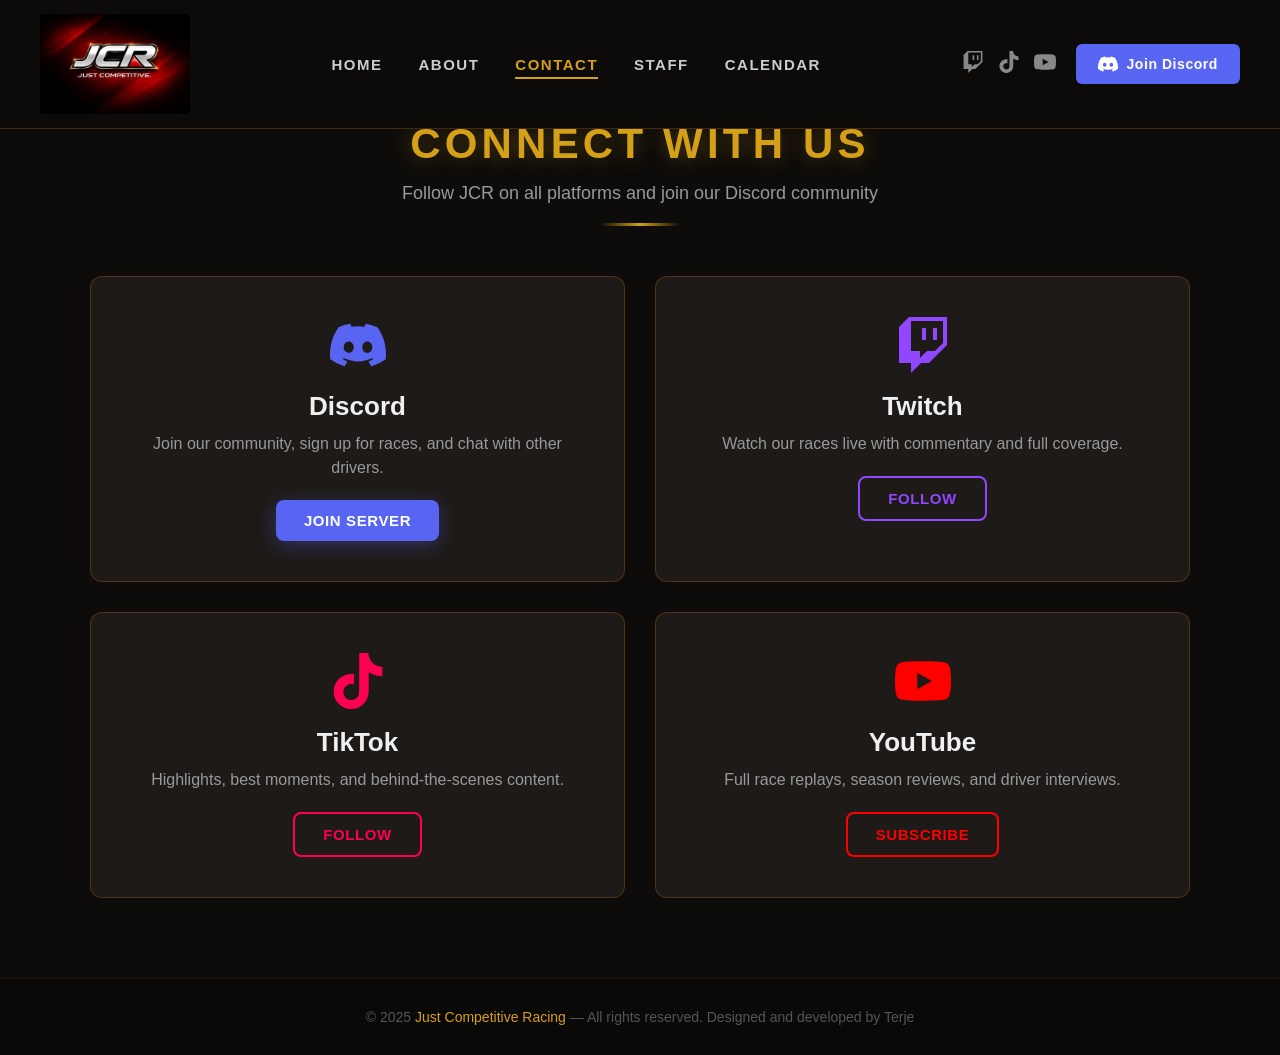
<file: contact.html>
<!DOCTYPE html>
<html lang="en">
<head>
  <meta charset="UTF-8">
  <meta name="viewport" content="width=device-width, initial-scale=1.0">
  <title>Contact JCR – Join Our F1 Sim Racing League</title>
  <meta name="description" content="Contact JCR – Just Competitive Racing. Join our F1 sim racing league via Discord, follow us on Twitch, TikTok and YouTube.">
  <meta name="keywords" content="JCR contact, join JCR, Just Competitive Racing Discord, F1 sim racing league join, F1 25 league">
  <meta name="robots" content="index, follow">
  <link rel="canonical" href="https://terjekern-tech.github.io/jcr-league/contact.html">
  <link rel="icon" type="image/png" href="jcr.png">
  <link rel="apple-touch-icon" href="apple-touch-icon.png">
  <meta property="og:title" content="Contact JCR – Just Competitive Racing">
  <meta property="og:description" content="Contact JCR. Join our F1 sim racing league via Discord.">
  <meta property="og:type" content="website">
  <meta property="og:image" content="https://terjekern-tech.github.io/jcr-league/jcr.png">
  <meta property="og:url" content="https://terjekern-tech.github.io/jcr-league/contact.html">
  <meta property="og:site_name" content="JCR – Just Competitive Racing">
  <link rel="stylesheet" href="css/style.css?v=5">
</head>
<body>

  <!-- NAVBAR -->
  <nav class="navbar">
    <a href="index.html" class="nav-logo">
      <img src="jcr.png" alt="JCR">
    </a>
    <div class="nav-center">
      <a href="index.html">Home</a>
      <a href="about.html">About</a>
      <a href="contact.html" class="active">Contact</a>
      <a href="staff.html">Staff</a>
      <a href="calendar.html">Calendar</a>
    </div>
    <div class="nav-right">
      <div class="nav-socials">
        <a href="https://twitch.tv/jcrleague" target="_blank"><svg viewBox="0 0 24 24"><path d="M11.571 4.714h1.715v5.143H11.57zm4.715 0H18v5.143h-1.714zM6 0L1.714 4.286v15.428h5.143V24l4.286-4.286h3.428L22.286 12V0zm14.571 11.143l-3.428 3.428h-3.429l-3 3v-3H6.857V1.714h13.714z"/></svg></a>
        <a href="https://www.tiktok.com/@jcrleague" target="_blank"><svg viewBox="0 0 24 24"><path d="M12.525.02c1.31-.02 2.61-.01 3.91-.02.08 1.53.63 3.09 1.75 4.17 1.12 1.11 2.7 1.62 4.24 1.79v4.03c-1.44-.05-2.89-.35-4.2-.97-.57-.26-1.1-.59-1.62-.93-.01 2.92.01 5.84-.02 8.75-.08 1.4-.54 2.79-1.35 3.94-1.31 1.92-3.58 3.17-5.91 3.21-1.43.08-2.86-.31-4.08-1.03-2.02-1.19-3.44-3.37-3.65-5.71-.02-.5-.03-1-.01-1.49.18-1.9 1.12-3.72 2.58-4.96 1.66-1.44 3.98-2.13 6.15-1.72.02 1.48-.04 2.96-.04 4.44-.99-.32-2.15-.23-3.02.37-.63.41-1.11 1.04-1.36 1.75-.21.51-.15 1.07-.14 1.61.24 1.64 1.82 3.02 3.5 2.87 1.12-.01 2.19-.66 2.77-1.61.19-.33.4-.67.41-1.06.1-1.79.06-3.57.07-5.36.01-4.03-.01-8.05.02-12.07z"/></svg></a>
        <a href="https://www.youtube.com/@JCRLeague" target="_blank"><svg viewBox="0 0 24 24"><path d="M23.498 6.186a3.016 3.016 0 0 0-2.122-2.136C19.505 3.545 12 3.545 12 3.545s-7.505 0-9.377.505A3.017 3.017 0 0 0 .502 6.186C0 8.07 0 12 0 12s0 3.93.502 5.814a3.016 3.016 0 0 0 2.122 2.136c1.871.505 9.376.505 9.376.505s7.505 0 9.377-.505a3.015 3.015 0 0 0 2.122-2.136C24 15.93 24 12 24 12s0-3.93-.502-5.814zM9.545 15.568V8.432L15.818 12l-6.273 3.568z"/></svg></a>
      </div>
      <a href="https://discord.gg/jcr" target="_blank" class="nav-cta">
        <svg viewBox="0 0 24 24"><path d="M20.317 4.37a19.791 19.791 0 0 0-4.885-1.515.074.074 0 0 0-.079.037c-.21.375-.444.864-.608 1.25a18.27 18.27 0 0 0-5.487 0 12.64 12.64 0 0 0-.617-1.25.077.077 0 0 0-.079-.037A19.736 19.736 0 0 0 3.677 4.37a.07.07 0 0 0-.032.027C.533 9.046-.32 13.58.099 18.057a.082.082 0 0 0 .031.057 19.9 19.9 0 0 0 5.993 3.03.078.078 0 0 0 .084-.028c.462-.63.874-1.295 1.226-1.994a.076.076 0 0 0-.041-.106 13.107 13.107 0 0 1-1.872-.892.077.077 0 0 1-.008-.128 10.2 10.2 0 0 0 .372-.292.074.074 0 0 1 .077-.01c3.928 1.793 8.18 1.793 12.062 0a.074.074 0 0 1 .078.01c.12.098.246.198.373.292a.077.077 0 0 1-.006.127 12.299 12.299 0 0 1-1.873.892.077.077 0 0 0-.041.107c.36.698.772 1.362 1.225 1.993a.076.076 0 0 0 .084.028 19.839 19.839 0 0 0 6.002-3.03.077.077 0 0 0 .032-.054c.5-5.177-.838-9.674-3.549-13.66a.061.061 0 0 0-.031-.03zM8.02 15.33c-1.183 0-2.157-1.085-2.157-2.419 0-1.333.956-2.419 2.157-2.419 1.21 0 2.176 1.095 2.157 2.42 0 1.333-.956 2.418-2.157 2.418zm7.975 0c-1.183 0-2.157-1.085-2.157-2.419 0-1.333.955-2.419 2.157-2.419 1.21 0 2.176 1.095 2.157 2.42 0 1.333-.946 2.418-2.157 2.418z"/></svg>
        Join Discord
      </a>
    </div>
    <button class="nav-toggle" onclick="document.querySelector('.nav-center').classList.toggle('open')">
      <span></span><span></span><span></span>
    </button>
  </nav>

  <main class="main-content">
    <section class="contact-page section-dark">
      <div class="section-header">
        <h2>Connect With Us</h2>
        <p>Follow JCR on all platforms and join our Discord community</p>
        <div class="divider"></div>
      </div>

      <div class="contact-grid">
        <!-- Discord -->
        <div class="contact-card discord-card fade-in">
          <svg viewBox="0 0 24 24"><path d="M20.317 4.37a19.791 19.791 0 0 0-4.885-1.515.074.074 0 0 0-.079.037c-.21.375-.444.864-.608 1.25a18.27 18.27 0 0 0-5.487 0 12.64 12.64 0 0 0-.617-1.25.077.077 0 0 0-.079-.037A19.736 19.736 0 0 0 3.677 4.37a.07.07 0 0 0-.032.027C.533 9.046-.32 13.58.099 18.057a.082.082 0 0 0 .031.057 19.9 19.9 0 0 0 5.993 3.03.078.078 0 0 0 .084-.028c.462-.63.874-1.295 1.226-1.994a.076.076 0 0 0-.041-.106 13.107 13.107 0 0 1-1.872-.892.077.077 0 0 1-.008-.128 10.2 10.2 0 0 0 .372-.292.074.074 0 0 1 .077-.01c3.928 1.793 8.18 1.793 12.062 0a.074.074 0 0 1 .078.01c.12.098.246.198.373.292a.077.077 0 0 1-.006.127 12.299 12.299 0 0 1-1.873.892.077.077 0 0 0-.041.107c.36.698.772 1.362 1.225 1.993a.076.076 0 0 0 .084.028 19.839 19.839 0 0 0 6.002-3.03.077.077 0 0 0 .032-.054c.5-5.177-.838-9.674-3.549-13.66a.061.061 0 0 0-.031-.03zM8.02 15.33c-1.183 0-2.157-1.085-2.157-2.419 0-1.333.956-2.419 2.157-2.419 1.21 0 2.176 1.095 2.157 2.42 0 1.333-.956 2.418-2.157 2.418zm7.975 0c-1.183 0-2.157-1.085-2.157-2.419 0-1.333.955-2.419 2.157-2.419 1.21 0 2.176 1.095 2.157 2.42 0 1.333-.946 2.418-2.157 2.418z"/></svg>
          <h3>Discord</h3>
          <p>Join our community, sign up for races, and chat with other drivers.</p>
          <a href="https://discord.gg/jcr" target="_blank" class="btn btn-discord">Join Server</a>
        </div>

        <!-- Twitch -->
        <div class="contact-card twitch-card fade-in d1">
          <svg viewBox="0 0 24 24"><path d="M11.571 4.714h1.715v5.143H11.57zm4.715 0H18v5.143h-1.714zM6 0L1.714 4.286v15.428h5.143V24l4.286-4.286h3.428L22.286 12V0zm14.571 11.143l-3.428 3.428h-3.429l-3 3v-3H6.857V1.714h13.714z"/></svg>
          <h3>Twitch</h3>
          <p>Watch our races live with commentary and full coverage.</p>
          <a href="https://twitch.tv/jcrleague" target="_blank" class="btn btn-outline" style="color: #9146FF; border-color: #9146FF;">Follow</a>
        </div>

        <!-- TikTok -->
        <div class="contact-card tiktok-card fade-in d2">
          <svg viewBox="0 0 24 24"><path d="M12.525.02c1.31-.02 2.61-.01 3.91-.02.08 1.53.63 3.09 1.75 4.17 1.12 1.11 2.7 1.62 4.24 1.79v4.03c-1.44-.05-2.89-.35-4.2-.97-.57-.26-1.1-.59-1.62-.93-.01 2.92.01 5.84-.02 8.75-.08 1.4-.54 2.79-1.35 3.94-1.31 1.92-3.58 3.17-5.91 3.21-1.43.08-2.86-.31-4.08-1.03-2.02-1.19-3.44-3.37-3.65-5.71-.02-.5-.03-1-.01-1.49.18-1.9 1.12-3.72 2.58-4.96 1.66-1.44 3.98-2.13 6.15-1.72.02 1.48-.04 2.96-.04 4.44-.99-.32-2.15-.23-3.02.37-.63.41-1.11 1.04-1.36 1.75-.21.51-.15 1.07-.14 1.61.24 1.64 1.82 3.02 3.5 2.87 1.12-.01 2.19-.66 2.77-1.61.19-.33.4-.67.41-1.06.1-1.79.06-3.57.07-5.36.01-4.03-.01-8.05.02-12.07z"/></svg>
          <h3>TikTok</h3>
          <p>Highlights, best moments, and behind-the-scenes content.</p>
          <a href="https://www.tiktok.com/@jcrleague" target="_blank" class="btn btn-outline" style="color: #ff0050; border-color: #ff0050;">Follow</a>
        </div>

        <!-- YouTube -->
        <div class="contact-card youtube-card fade-in d3">
          <svg viewBox="0 0 24 24"><path d="M23.498 6.186a3.016 3.016 0 0 0-2.122-2.136C19.505 3.545 12 3.545 12 3.545s-7.505 0-9.377.505A3.017 3.017 0 0 0 .502 6.186C0 8.07 0 12 0 12s0 3.93.502 5.814a3.016 3.016 0 0 0 2.122 2.136c1.871.505 9.376.505 9.376.505s7.505 0 9.377-.505a3.015 3.015 0 0 0 2.122-2.136C24 15.93 24 12 24 12s0-3.93-.502-5.814zM9.545 15.568V8.432L15.818 12l-6.273 3.568z"/></svg>
          <h3>YouTube</h3>
          <p>Full race replays, season reviews, and driver interviews.</p>
          <a href="https://www.youtube.com/@JCRLeague" target="_blank" class="btn btn-outline" style="color: #FF0000; border-color: #FF0000;">Subscribe</a>
        </div>
      </div>
    </section>
  </main>

  <footer class="footer">
    &copy; 2025 <span>Just Competitive Racing</span> &mdash; All rights reserved.
    Designed and developed by Terje
  </footer>

  <script src="js/main.js"></script>
</body>
</html>
</file>
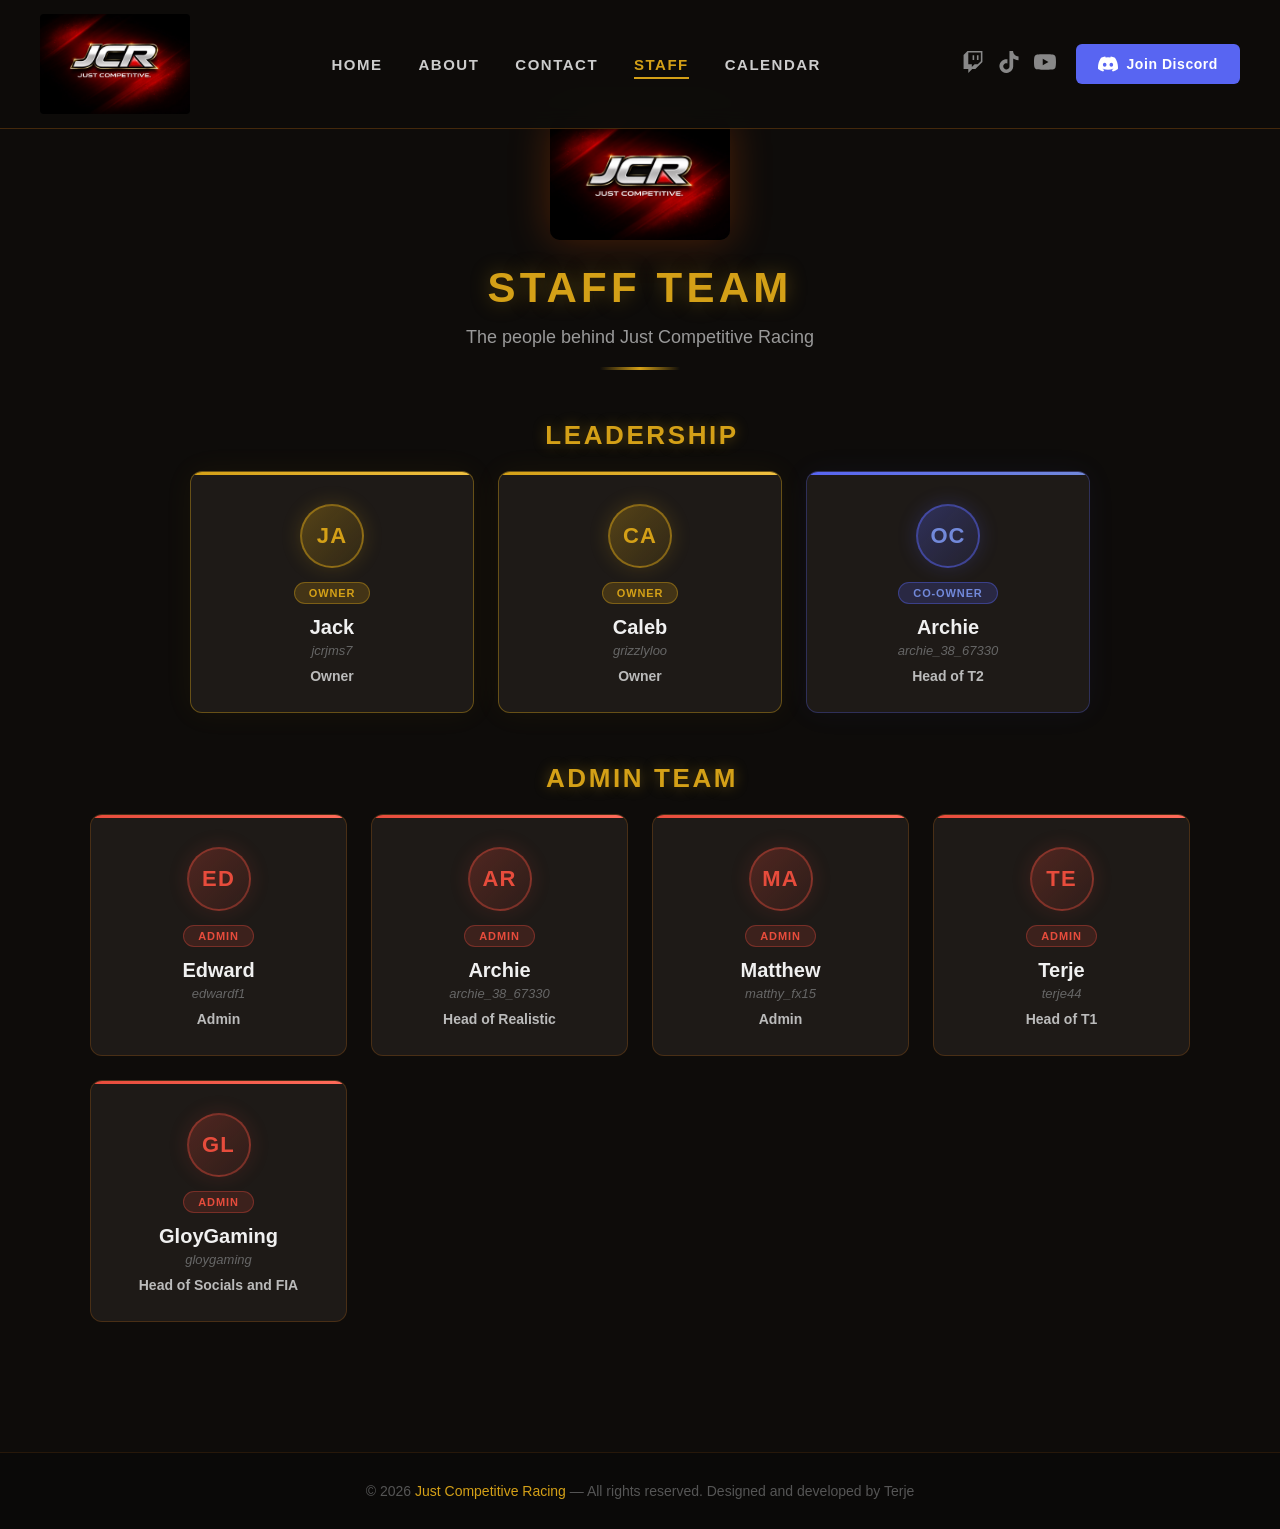
<file: staff.html>
<!DOCTYPE html>
<html lang="en">
<head>
  <meta charset="UTF-8">
  <meta name="viewport" content="width=device-width, initial-scale=1.0">
  <title>JCR Staff Team – Meet Our Team | F1 Sim Racing League</title>
  <meta name="description" content="Meet the JCR staff team – the owners, co-owners and admins running Just Competitive Racing, the competitive F1 sim racing league.">
  <meta name="keywords" content="JCR staff, Just Competitive Racing team, F1 sim racing league staff, JCR admins">
  <meta name="robots" content="index, follow">
  <link rel="canonical" href="https://terjekern-tech.github.io/jcr-league/staff.html">
  <link rel="icon" type="image/png" href="jcr.png">
  <link rel="apple-touch-icon" href="apple-touch-icon.png">
  <meta property="og:title" content="JCR Staff Team">
  <meta property="og:description" content="Meet the JCR Staff Team – Just Competitive Racing.">
  <meta property="og:type" content="website">
  <meta property="og:image" content="https://terjekern-tech.github.io/jcr-league/jcr.png">
  <meta property="og:url" content="https://terjekern-tech.github.io/jcr-league/staff.html">
  <meta property="og:site_name" content="JCR – Just Competitive Racing">
  <link rel="stylesheet" href="css/style.css?v=5">
</head>
<body>

  <!-- NAVBAR -->
  <nav class="navbar">
    <a href="index.html" class="nav-logo">
      <img src="jcr.png" alt="JCR">
    </a>
    <div class="nav-center">
      <a href="index.html">Home</a>
      <a href="about.html">About</a>
      <a href="contact.html">Contact</a>
      <a href="staff.html" class="active">Staff</a>
      <a href="calendar.html">Calendar</a>
    </div>
    <div class="nav-right">
      <div class="nav-socials">
        <a href="https://twitch.tv/jcrleague" target="_blank"><svg viewBox="0 0 24 24"><path d="M11.571 4.714h1.715v5.143H11.57zm4.715 0H18v5.143h-1.714zM6 0L1.714 4.286v15.428h5.143V24l4.286-4.286h3.428L22.286 12V0zm14.571 11.143l-3.428 3.428h-3.429l-3 3v-3H6.857V1.714h13.714z"/></svg></a>
        <a href="https://www.tiktok.com/@jcrleague" target="_blank"><svg viewBox="0 0 24 24"><path d="M12.525.02c1.31-.02 2.61-.01 3.91-.02.08 1.53.63 3.09 1.75 4.17 1.12 1.11 2.7 1.62 4.24 1.79v4.03c-1.44-.05-2.89-.35-4.2-.97-.57-.26-1.1-.59-1.62-.93-.01 2.92.01 5.84-.02 8.75-.08 1.4-.54 2.79-1.35 3.94-1.31 1.92-3.58 3.17-5.91 3.21-1.43.08-2.86-.31-4.08-1.03-2.02-1.19-3.44-3.37-3.65-5.71-.02-.5-.03-1-.01-1.49.18-1.9 1.12-3.72 2.58-4.96 1.66-1.44 3.98-2.13 6.15-1.72.02 1.48-.04 2.96-.04 4.44-.99-.32-2.15-.23-3.02.37-.63.41-1.11 1.04-1.36 1.75-.21.51-.15 1.07-.14 1.61.24 1.64 1.82 3.02 3.5 2.87 1.12-.01 2.19-.66 2.77-1.61.19-.33.4-.67.41-1.06.1-1.79.06-3.57.07-5.36.01-4.03-.01-8.05.02-12.07z"/></svg></a>
        <a href="https://www.youtube.com/@JCRLeague" target="_blank"><svg viewBox="0 0 24 24"><path d="M23.498 6.186a3.016 3.016 0 0 0-2.122-2.136C19.505 3.545 12 3.545 12 3.545s-7.505 0-9.377.505A3.017 3.017 0 0 0 .502 6.186C0 8.07 0 12 0 12s0 3.93.502 5.814a3.016 3.016 0 0 0 2.122 2.136c1.871.505 9.376.505 9.376.505s7.505 0 9.377-.505a3.015 3.015 0 0 0 2.122-2.136C24 15.93 24 12 24 12s0-3.93-.502-5.814zM9.545 15.568V8.432L15.818 12l-6.273 3.568z"/></svg></a>
      </div>
      <a href="https://discord.gg/jcr" target="_blank" class="nav-cta">
        <svg viewBox="0 0 24 24"><path d="M20.317 4.37a19.791 19.791 0 0 0-4.885-1.515.074.074 0 0 0-.079.037c-.21.375-.444.864-.608 1.25a18.27 18.27 0 0 0-5.487 0 12.64 12.64 0 0 0-.617-1.25.077.077 0 0 0-.079-.037A19.736 19.736 0 0 0 3.677 4.37a.07.07 0 0 0-.032.027C.533 9.046-.32 13.58.099 18.057a.082.082 0 0 0 .031.057 19.9 19.9 0 0 0 5.993 3.03.078.078 0 0 0 .084-.028c.462-.63.874-1.295 1.226-1.994a.076.076 0 0 0-.041-.106 13.107 13.107 0 0 1-1.872-.892.077.077 0 0 1-.008-.128 10.2 10.2 0 0 0 .372-.292.074.074 0 0 1 .077-.01c3.928 1.793 8.18 1.793 12.062 0a.074.074 0 0 1 .078.01c.12.098.246.198.373.292a.077.077 0 0 1-.006.127 12.299 12.299 0 0 1-1.873.892.077.077 0 0 0-.041.107c.36.698.772 1.362 1.225 1.993a.076.076 0 0 0 .084.028 19.839 19.839 0 0 0 6.002-3.03.077.077 0 0 0 .032-.054c.5-5.177-.838-9.674-3.549-13.66a.061.061 0 0 0-.031-.03zM8.02 15.33c-1.183 0-2.157-1.085-2.157-2.419 0-1.333.956-2.419 2.157-2.419 1.21 0 2.176 1.095 2.157 2.42 0 1.333-.956 2.418-2.157 2.418zm7.975 0c-1.183 0-2.157-1.085-2.157-2.419 0-1.333.955-2.419 2.157-2.419 1.21 0 2.176 1.095 2.157 2.42 0 1.333-.946 2.418-2.157 2.418z"/></svg>
        Join Discord
      </a>
    </div>
    <button class="nav-toggle" onclick="document.querySelector('.nav-center').classList.toggle('open')">
      <span></span><span></span><span></span>
    </button>
  </nav>

  <main class="main-content">
    <section class="staff-page section-dark">
      <div class="section-header">
        <img src="jcr.png" alt="JCR Logo" class="page-logo">
        <h2>Staff Team</h2>
        <p>The people behind Just Competitive Racing</p>
        <div class="divider"></div>
      </div>

      <!-- LEADERSHIP -->
      <h3 class="staff-section-title">Leadership</h3>
      <div class="staff-grid staff-grid-leadership">

        <div class="staff-card staff-owner">
          <div class="staff-avatar owner-avatar">JA</div>
          <div class="staff-role-badge owner-badge">Owner</div>
          <h3>Jack</h3>
          <p class="staff-username">jcrjms7</p>
          <p class="staff-title">Owner</p>
        </div>

        <div class="staff-card staff-owner">
          <div class="staff-avatar owner-avatar">CA</div>
          <div class="staff-role-badge owner-badge">Owner</div>
          <h3>Caleb</h3>
          <p class="staff-username">grizzlyloo</p>
          <p class="staff-title">Owner</p>
        </div>

        <div class="staff-card staff-coowner">
          <div class="staff-avatar coowner-avatar">OC</div>
          <div class="staff-role-badge coowner-badge">Co-Owner</div>
          <h3>Archie</h3>
          <p class="staff-username">archie_38_67330</p>
          <p class="staff-title">Head of T2</p>
        </div>

      </div>

      <!-- ADMIN TEAM -->
      <h3 class="staff-section-title">Admin Team</h3>
      <div class="staff-grid">


        <div class="staff-card staff-admin">
          <div class="staff-avatar admin-avatar">ED</div>
          <div class="staff-role-badge admin-badge">Admin</div>
          <h3>Edward</h3>
          <p class="staff-username">edwardf1</p>
          <p class="staff-title">Admin</p>
        </div>

        <div class="staff-card staff-admin">
          <div class="staff-avatar admin-avatar">AR</div>
          <div class="staff-role-badge admin-badge">Admin</div>
          <h3>Archie</h3>
          <p class="staff-username">archie_38_67330</p>
          <p class="staff-title">Head of Realistic</p>
        </div>

        <div class="staff-card staff-admin">
          <div class="staff-avatar admin-avatar">MA</div>
          <div class="staff-role-badge admin-badge">Admin</div>
          <h3>Matthew</h3>
          <p class="staff-username">matthy_fx15</p>
          <p class="staff-title">Admin</p>
        </div>


        <div class="staff-card staff-admin">
          <div class="staff-avatar admin-avatar">TE</div>
          <div class="staff-role-badge admin-badge">Admin</div>
          <h3>Terje</h3>
          <p class="staff-username">terje44</p>
          <p class="staff-title">Head of T1</p>
        </div>

        <div class="staff-card staff-admin">
          <div class="staff-avatar admin-avatar">GL</div>
          <div class="staff-role-badge admin-badge">Admin</div>
          <h3>GloyGaming</h3>
          <p class="staff-username">gloygaming</p>
          <p class="staff-title">Head of Socials and FIA</p>
        </div>

      </div>
    </section>
  </main>

  <footer class="footer">
    &copy; 2026 <span>Just Competitive Racing</span> &mdash; All rights reserved.
    Designed and developed by Terje
  </footer>

  <script src="js/main.js"></script>
</body>
</html>
</file>
<file: css/style.css>
/* ===== RESET & BASE ===== */
*, *::before, *::after { box-sizing: border-box; margin: 0; padding: 0; }

html {
  scroll-behavior: smooth;
  font-size: 16px;
}

body {
  font-family: "Segoe UI", Arial, sans-serif;
  background: #0e0c0a;
  color: #fff;
  overflow-x: hidden;
  min-height: 100vh;
  display: flex;
  flex-direction: column;
}

a { color: inherit; text-decoration: none; }
img { max-width: 100%; display: block; }

/* ===== NAVBAR ===== */
.navbar {
  position: fixed;
  top: 0; left: 0; right: 0;
  z-index: 100;
  display: flex;
  justify-content: space-between;
  align-items: center;
  padding: 14px 40px;
  background: rgba(14, 12, 10, 0.92);
  backdrop-filter: blur(12px);
  border-bottom: 1px solid rgba(200, 110, 20, 0.3);
}

.nav-logo img {
  height: 100px;
  border-radius: 4px;
}

.nav-center {
  display: flex;
  gap: 36px;
  list-style: none;
}

.nav-center a {
  text-transform: uppercase;
  font-size: 15px;
  font-weight: 600;
  letter-spacing: 0.1em;
  color: #ccc;
  transition: color 0.2s;
  padding: 6px 0;
  position: relative;
}

.nav-center a::after {
  content: "";
  position: absolute;
  bottom: 0; left: 0; right: 0;
  height: 2px;
  background: #d4a017;
  transform: scaleX(0);
  transition: transform 0.25s;
}

.nav-center a:hover::after,
.nav-center a.active::after {
  transform: scaleX(1);
}

.nav-center a:hover,
.nav-center a.active {
  color: #d4a017;
}

.nav-right {
  display: flex;
  align-items: center;
  gap: 20px;
}

.nav-socials {
  display: flex;
  gap: 14px;
  align-items: center;
}

.nav-socials a {
  color: #888;
  transition: color 0.2s;
}
.nav-socials a:hover { color: #d4a017; }
.nav-socials svg { width: 22px; height: 22px; fill: currentColor; }

.nav-cta {
  display: inline-flex;
  align-items: center;
  gap: 8px;
  padding: 10px 22px;
  background: #5865F2;
  color: #fff;
  border-radius: 6px;
  font-weight: 600;
  font-size: 14px;
  letter-spacing: 0.04em;
  transition: background 0.2s, transform 0.2s;
}

.nav-cta:hover {
  background: #4752C4;
  transform: translateY(-1px);
}

.nav-cta svg {
  width: 20px;
  height: 20px;
  fill: currentColor;
}

/* Mobile nav */
.nav-toggle {
  display: none;
  background: none;
  border: none;
  cursor: pointer;
  padding: 4px;
}
.nav-toggle span {
  display: block;
  width: 26px;
  height: 2px;
  background: #ccc;
  margin: 6px 0;
  transition: 0.3s;
}

/* ===== MAIN CONTENT ===== */
.main-content {
  flex: 1;
  padding-top: 80px;
}

/* ===== HERO ===== */
.hero {
  min-height: calc(100vh - 80px);
  display: flex;
  flex-direction: column;
  justify-content: center;
  align-items: center;
  text-align: center;
  padding: 60px 40px 80px;
  position: relative;
  overflow: hidden;
}

.hero::before {
  content: "";
  position: absolute;
  inset: 0;
  background:
    radial-gradient(ellipse at 50% 30%, rgba(220, 100, 0, 0.12) 0%, transparent 60%),
    radial-gradient(ellipse at 80% 80%, rgba(200, 60, 0, 0.06) 0%, transparent 50%);
  pointer-events: none;
}

.hero-logo {
  width: 240px;
  border-radius: 12px;
  margin-bottom: 32px;
  box-shadow: 0 0 60px rgba(220, 80, 0, 0.4), 0 0 140px rgba(200, 60, 0, 0.12);
  position: relative;
  z-index: 1;
}

.hero h1 {
  font-size: 64px;
  font-weight: 800;
  text-transform: uppercase;
  letter-spacing: 0.12em;
  color: #f0f0f0;
  text-shadow: 0 0 30px rgba(255, 140, 0, 0.25);
  position: relative;
  z-index: 1;
}

.hero h1 span {
  color: #d4a017;
}

.hero-tagline {
  font-size: 24px;
  color: #aaa;
  margin-top: 18px;
  max-width: 650px;
  line-height: 1.5;
  position: relative;
  z-index: 1;
}

.hero-buttons {
  display: flex;
  gap: 20px;
  margin-top: 44px;
  position: relative;
  z-index: 1;
}

/* ===== BUTTONS ===== */
.btn {
  display: inline-flex;
  align-items: center;
  gap: 10px;
  padding: 16px 36px;
  border-radius: 8px;
  font-weight: 700;
  font-size: 18px;
  letter-spacing: 0.04em;
  text-transform: uppercase;
  transition: transform 0.2s, box-shadow 0.2s;
  cursor: pointer;
  border: none;
}

.btn:hover { transform: translateY(-2px); }

.btn-discord {
  background: #5865F2;
  color: #fff;
  box-shadow: 0 4px 20px rgba(88, 101, 242, 0.35);
}
.btn-discord:hover { box-shadow: 0 6px 30px rgba(88, 101, 242, 0.5); }

.btn-gold {
  background: linear-gradient(135deg, #d4a017, #b8860b);
  color: #111;
  box-shadow: 0 4px 20px rgba(212, 160, 23, 0.3);
}
.btn-gold:hover { box-shadow: 0 6px 30px rgba(212, 160, 23, 0.5); }

.btn-outline {
  background: transparent;
  color: #d4a017;
  border: 2px solid #d4a017;
}
.btn-outline:hover { background: rgba(212, 160, 23, 0.1); }

.btn svg { width: 22px; height: 22px; fill: currentColor; }

/* ===== SECTION COMMON ===== */
.section-dark  { background: #0e0c0a; }
.section-light { background: #141210; }

.section-header {
  text-align: center;
  margin-bottom: 50px;
}

.section-header h2 {
  font-size: 42px;
  font-weight: 800;
  text-transform: uppercase;
  letter-spacing: 0.1em;
  color: #d4a017;
  text-shadow: 0 0 20px rgba(212, 160, 23, 0.35);
}

.section-header p {
  font-size: 18px;
  color: #999;
  margin-top: 12px;
  max-width: 600px;
  margin-left: auto;
  margin-right: auto;
  line-height: 1.5;
}

.divider {
  width: 80px;
  height: 3px;
  background: linear-gradient(90deg, transparent, #d4a017, transparent);
  margin: 16px auto 0;
}

/* Page logo */
.page-logo {
  width: 180px;
  border-radius: 10px;
  margin: 0 auto 24px;
  display: block;
  box-shadow: 0 0 40px rgba(220, 80, 0, 0.3);
}

/* Penalty marker */
.penalty {
  font-size: 14px;
  color: #f44336;
  font-weight: 600;
  margin-left: 4px;
}

/* Constructor table — 3-column layout */
.constructor-table col.col-pos    { width: 70px; }
.constructor-table col.col-team   { width: auto; }
.constructor-table col.col-points { width: 140px; }

/* ===== FEATURE CARDS (Home) ===== */
.features {
  padding: 80px 40px;
}

.features-grid {
  display: grid;
  grid-template-columns: repeat(3, 1fr);
  gap: 30px;
  max-width: 1200px;
  margin: 0 auto;
}

.feature-card {
  background: #1e1a17;
  border: 1px solid rgba(200, 110, 20, 0.25);
  border-radius: 12px;
  padding: 40px 28px;
  text-align: center;
  transition: transform 0.25s, border-color 0.25s, box-shadow 0.25s;
}

.feature-card:hover {
  transform: translateY(-6px);
  border-color: rgba(200, 110, 20, 0.6);
  box-shadow: 0 12px 40px rgba(220, 100, 0, 0.1);
}

.feature-icon {
  font-size: 52px;
  margin-bottom: 18px;
}

.feature-card h3 {
  font-size: 24px;
  font-weight: 700;
  color: #d4a017;
  margin-bottom: 12px;
}

.feature-card p {
  font-size: 16px;
  color: #aaa;
  line-height: 1.6;
}

/* ===== STANDINGS TABLE ===== */
.standings-page {
  padding: 40px 40px 80px;
}

.standings-card {
  max-width: 1500px;
  margin: 0 auto;
  background: #1e1a17;
  border-radius: 12px;
  padding: 30px 40px 36px;
  border: 1px solid rgba(200, 110, 20, 0.5);
  box-shadow:
    0 0 40px rgba(220, 100, 0, 0.1),
    inset 0 0 30px rgba(200, 100, 0, 0.04);
}

.standings-table {
  width: 100%;
  border-collapse: collapse;
  table-layout: fixed;
}

.standings-table col.col-pos    { width: 70px; }
.standings-table col.col-driver { width: 24%; }
.standings-table col.col-team   { width: 24%; }
.standings-table col.col-tier   { width: 90px; }
.standings-table col.col-flag   { width: 80px; }
.standings-table col.col-points { width: 110px; }
.standings-table col.col-wins   { width: 80px; }

.standings-table thead th {
  padding: 0 10px 14px;
  text-transform: uppercase;
  font-size: 18px;
  color: #d4a017;
  text-align: left;
  letter-spacing: 0.1em;
  font-weight: 700;
  text-shadow: 0 0 10px rgba(212, 160, 23, 0.5);
}

.standings-table thead th:nth-child(6),
.standings-table thead th:nth-child(7) {
  text-align: right;
}

.standings-table tbody tr {
  border-top: 1px solid rgba(255,255,255,0.06);
  transition: background 0.15s;
}

.standings-table tbody tr:hover {
  background: rgba(220, 100, 0, 0.06);
}

.standings-table td {
  padding: 7px 10px;
  vertical-align: middle;
  line-height: 1.1;
}

.standings-table td:nth-child(1) {
  font-weight: 800;
  color: #d4a017;
  font-size: 30px;
  text-shadow: 0 0 10px rgba(212, 160, 23, 0.5);
}

.standings-table td:nth-child(2) {
  font-weight: 500;
  color: #f0f0f0;
  font-size: 26px;
}

.standings-table td:nth-child(3) {
  color: #ccc;
  font-size: 24px;
}

.standings-table td:nth-child(6),
.standings-table td:nth-child(7) {
  text-align: right;
  font-weight: 700;
  font-size: 30px;
  color: #f0f0f0;
}

/* Tier badges */
.tier-badge {
  display: inline-block;
  padding: 3px 10px;
  border-radius: 4px;
  font-size: 13px;
  font-weight: 700;
  letter-spacing: 0.05em;
  text-transform: uppercase;
  white-space: nowrap;
}
.tier-badge.tier-1 {
  background: rgba(212, 160, 23, 0.18);
  color: #d4a017;
  border: 1px solid rgba(212, 160, 23, 0.35);
}
.tier-badge.tier-2 {
  background: rgba(100, 180, 255, 0.15);
  color: #64b4ff;
  border: 1px solid rgba(100, 180, 255, 0.3);
}
.tier-badge.tier-3 {
  background: rgba(160, 160, 160, 0.15);
  color: #aaa;
  border: 1px solid rgba(160, 160, 160, 0.3);
}

.standings-table .teamlogo {
  width: 36px;
  height: 36px;
  object-fit: contain;
  vertical-align: middle;
  margin-right: 8px;
  border-radius: 3px;
}

.standings-table .flag {
  width: 48px;
  height: 30px;
  border-radius: 3px;
  object-fit: cover;
  border: 1px solid rgba(255,255,255,0.12);
}

/* Top 3 glow */
.standings-table tbody tr:nth-child(-n+3) {
  background: rgba(212, 160, 23, 0.03);
}

/* ===== ABOUT PAGE ===== */
.about-page {
  padding: 40px 40px 80px;
}

.about-content {
  max-width: 1000px;
  margin: 0 auto;
}

.about-block {
  background: #1e1a17;
  border: 1px solid rgba(200, 110, 20, 0.3);
  border-radius: 12px;
  padding: 40px;
  margin-bottom: 30px;
}

.about-block h3 {
  font-size: 28px;
  font-weight: 700;
  color: #d4a017;
  margin-bottom: 16px;
}

.about-block p {
  font-size: 18px;
  color: #bbb;
  line-height: 1.7;
  margin-bottom: 12px;
}

.about-block p:last-child {
  margin-bottom: 0;
}

.about-block ul {
  list-style: none;
  margin-top: 12px;
}

.about-block ul li {
  font-size: 18px;
  color: #bbb;
  padding: 8px 0;
  border-bottom: 1px solid rgba(255,255,255,0.05);
  display: flex;
  align-items: center;
  gap: 10px;
}

.about-block ul li::before {
  content: "";
  width: 8px;
  height: 8px;
  background: #d4a017;
  border-radius: 50%;
  flex-shrink: 0;
}

/* ===== ABOUT STATS BAR ===== */
.about-stats {
  display: grid;
  grid-template-columns: repeat(4, 1fr);
  gap: 20px;
  max-width: 1000px;
  margin: 0 auto 40px;
}

.about-stat {
  background: #1e1a17;
  border: 1px solid rgba(200, 110, 20, 0.3);
  border-radius: 12px;
  padding: 28px 16px;
  text-align: center;
  transition: transform 0.25s, border-color 0.25s;
}

.about-stat:hover {
  transform: translateY(-4px);
  border-color: rgba(200, 110, 20, 0.6);
}

.stat-number {
  display: block;
  font-size: 40px;
  font-weight: 800;
  color: #d4a017;
  text-shadow: 0 0 14px rgba(212, 160, 23, 0.4);
  line-height: 1;
  margin-bottom: 8px;
}

.stat-label {
  display: block;
  font-size: 14px;
  color: #999;
  text-transform: uppercase;
  letter-spacing: 0.08em;
  font-weight: 600;
}

/* ===== CONTACT / SOCIALS PAGE ===== */
.contact-page {
  padding: 40px 40px 80px;
}

.contact-grid {
  display: grid;
  grid-template-columns: repeat(2, 1fr);
  gap: 30px;
  max-width: 1100px;
  margin: 0 auto;
}

.contact-card {
  background: #1e1a17;
  border: 1px solid rgba(200, 110, 20, 0.3);
  border-radius: 12px;
  padding: 40px;
  display: flex;
  flex-direction: column;
  align-items: center;
  text-align: center;
  transition: transform 0.25s, border-color 0.25s;
}

.contact-card:hover {
  transform: translateY(-4px);
  border-color: rgba(200, 110, 20, 0.6);
}

.contact-card svg {
  width: 56px;
  height: 56px;
  fill: #d4a017;
  margin-bottom: 18px;
}

.contact-card.discord-card svg { fill: #5865F2; }
.contact-card.twitch-card svg  { fill: #9146FF; }
.contact-card.tiktok-card svg  { fill: #ff0050; }
.contact-card.youtube-card svg { fill: #FF0000; }

.contact-card h3 {
  font-size: 26px;
  font-weight: 700;
  color: #f0f0f0;
  margin-bottom: 10px;
}

.contact-card p {
  font-size: 16px;
  color: #999;
  line-height: 1.5;
  margin-bottom: 20px;
}

.contact-card .btn {
  font-size: 15px;
  padding: 12px 28px;
}

/* ===== TIER STANDINGS ===== */
.tier-section {
  max-width: 1100px;
  margin: 0 auto 40px;
}

.tier-title {
  font-size: 30px;
  font-weight: 800;
  text-transform: uppercase;
  letter-spacing: 0.1em;
  color: #d4a017;
  text-shadow: 0 0 14px rgba(212, 160, 23, 0.4);
  margin-bottom: 16px;
  padding-left: 4px;
}

.tier-card {
  max-width: 100%;
}

.tier-table {
  width: 100%;
  border-collapse: collapse;
  table-layout: fixed;
}

.tier-table col.tcol-pos    { width: 60px; }
.tier-table col.tcol-num    { width: 80px; }
.tier-table col.tcol-name   { width: auto; }
.tier-table col.tcol-points { width: 140px; }

.tier-table thead th {
  padding: 0 10px 12px;
  text-transform: uppercase;
  font-size: 16px;
  color: #d4a017;
  text-align: left;
  letter-spacing: 0.1em;
  font-weight: 700;
  text-shadow: 0 0 10px rgba(212, 160, 23, 0.5);
}

.tier-table thead th:last-child {
  text-align: right;
}

.tier-table tbody tr {
  border-top: 1px solid rgba(255,255,255,0.06);
  transition: background 0.15s;
}

.tier-table tbody tr:hover {
  background: rgba(220, 100, 0, 0.06);
}

.tier-table tbody tr.pos-first td:first-child {
  background: rgba(200, 80, 30, 0.6);
  border-radius: 4px;
  color: #fff;
}

.tier-table td {
  padding: 8px 10px;
  vertical-align: middle;
  line-height: 1.2;
  font-size: 22px;
  color: #f0f0f0;
}

.tier-table td:first-child {
  font-weight: 700;
  font-size: 20px;
  color: #ccc;
  width: 60px;
}

.tier-table td.driver-num {
  font-weight: 800;
  color: #d4a017;
  font-size: 26px;
  text-align: center;
}

.tier-table td:last-child {
  text-align: right;
  font-weight: 700;
  font-size: 24px;
}

.tier-table .flag {
  width: 32px;
  height: 20px;
  border-radius: 3px;
  object-fit: cover;
  border: 1px solid rgba(255,255,255,0.12);
  vertical-align: middle;
  margin-right: 10px;
}

.change {
  font-size: 14px;
  margin-left: 6px;
  font-weight: 600;
}

.change.up {
  color: #4caf50;
}

.change.down {
  color: #f44336;
}

/* ===== SEASON 3 PAGE ===== */
.season3-page {
  padding: 40px 40px 80px;
}

.season3-section {
  max-width: 1200px;
  margin: 0 auto 50px;
}

.lineup-card {
  background: #1e1a17;
  border: 1px solid rgba(200, 110, 20, 0.4);
  border-radius: 12px;
  padding: 20px;
  box-shadow:
    0 0 40px rgba(220, 100, 0, 0.08),
    inset 0 0 30px rgba(200, 100, 0, 0.03);
  overflow: hidden;
}

.lineup-img {
  width: 100%;
  height: auto;
  border-radius: 8px;
  display: block;
}

/* ===== STAFF PAGE ===== */
.staff-page {
  padding: 40px 40px 80px;
}

.staff-section-title {
  font-size: 26px;
  font-weight: 800;
  text-transform: uppercase;
  letter-spacing: 0.1em;
  color: #d4a017;
  text-shadow: 0 0 14px rgba(212, 160, 23, 0.4);
  text-align: center;
  max-width: 1100px;
  margin: 0 auto 20px;
  padding-left: 4px;
}

.staff-grid {
  display: grid;
  grid-template-columns: repeat(4, 1fr);
  gap: 24px;
  max-width: 1100px;
  margin: 0 auto 50px;
}

.staff-grid-leadership {
  grid-template-columns: repeat(3, 1fr);
  max-width: 900px;
}

.staff-card {
  background: #1e1a17;
  border: 1px solid rgba(200, 110, 20, 0.25);
  border-radius: 12px;
  padding: 32px 24px 28px;
  text-align: center;
  transition: transform 0.25s, border-color 0.25s, box-shadow 0.25s;
  position: relative;
  overflow: hidden;
}

.staff-card::before {
  content: "";
  position: absolute;
  top: 0;
  left: 0;
  right: 0;
  height: 3px;
  border-radius: 12px 12px 0 0;
}

.staff-owner::before { background: linear-gradient(90deg, #d4a017, #f0c040); }
.staff-coowner::before { background: linear-gradient(90deg, #5865F2, #7289da); }
.staff-admin::before { background: linear-gradient(90deg, #e74c3c, #ff6b5a); }

.staff-card:hover {
  transform: translateY(-6px);
  box-shadow: 0 16px 50px rgba(220, 100, 0, 0.12);
}

.staff-owner:hover { border-color: rgba(212, 160, 23, 0.7); }
.staff-coowner:hover { border-color: rgba(88, 101, 242, 0.7); }
.staff-admin:hover { border-color: rgba(231, 76, 60, 0.5); }

/* Avatar circle */
.staff-avatar {
  width: 64px;
  height: 64px;
  border-radius: 50%;
  display: flex;
  align-items: center;
  justify-content: center;
  margin: 0 auto 14px;
  font-size: 22px;
  font-weight: 800;
  letter-spacing: 0.05em;
}

.owner-avatar {
  background: linear-gradient(135deg, rgba(212, 160, 23, 0.3), rgba(212, 160, 23, 0.1));
  color: #d4a017;
  border: 2px solid rgba(212, 160, 23, 0.5);
  box-shadow: 0 0 20px rgba(212, 160, 23, 0.2);
}

.coowner-avatar {
  background: linear-gradient(135deg, rgba(88, 101, 242, 0.3), rgba(88, 101, 242, 0.1));
  color: #7289da;
  border: 2px solid rgba(88, 101, 242, 0.5);
  box-shadow: 0 0 20px rgba(88, 101, 242, 0.2);
}

.admin-avatar {
  background: linear-gradient(135deg, rgba(231, 76, 60, 0.25), rgba(231, 76, 60, 0.08));
  color: #e74c3c;
  border: 2px solid rgba(231, 76, 60, 0.4);
  box-shadow: 0 0 20px rgba(231, 76, 60, 0.15);
}

.staff-card h3 {
  font-size: 20px;
  font-weight: 700;
  color: #f0f0f0;
  margin-bottom: 4px;
}

.staff-username {
  font-size: 13px;
  color: #666;
  margin-bottom: 10px;
  font-style: italic;
}

.staff-title {
  font-size: 14px;
  color: #bbb;
  font-weight: 600;
}

.staff-role-badge {
  display: inline-block;
  padding: 4px 14px;
  border-radius: 20px;
  font-size: 11px;
  font-weight: 700;
  text-transform: uppercase;
  letter-spacing: 0.08em;
  margin-bottom: 12px;
}

.owner-badge {
  background: rgba(212, 160, 23, 0.2);
  color: #d4a017;
  border: 1px solid rgba(212, 160, 23, 0.4);
}

.coowner-badge {
  background: rgba(88, 101, 242, 0.2);
  color: #7289da;
  border: 1px solid rgba(88, 101, 242, 0.4);
}

.admin-badge {
  background: rgba(231, 76, 60, 0.15);
  color: #e74c3c;
  border: 1px solid rgba(231, 76, 60, 0.35);
}

.staff-owner {
  border-color: rgba(212, 160, 23, 0.4);
  box-shadow: 0 0 30px rgba(212, 160, 23, 0.06);
}

.staff-coowner {
  border-color: rgba(88, 101, 242, 0.3);
  box-shadow: 0 0 30px rgba(88, 101, 242, 0.06);
}

/* ===== JOIN / CTA ===== */
.join {
  background: #0e0c0a;
  display: flex;
  justify-content: center;
  align-items: center;
  padding: 80px 40px;
}

.join-card {
  max-width: 700px;
  width: 100%;
  background: #1e1a17;
  border: 1px solid rgba(200, 110, 20, 0.4);
  border-radius: 16px;
  padding: 50px 48px;
  text-align: center;
  position: relative;
  overflow: hidden;
  box-shadow:
    0 0 50px rgba(220, 100, 0, 0.08),
    inset 0 0 40px rgba(200, 100, 0, 0.03);
}

.join-card::before {
  content: "";
  position: absolute;
  inset: 0;
  background: radial-gradient(ellipse at 50% 0%, rgba(212, 160, 23, 0.06) 0%, transparent 60%);
  pointer-events: none;
}

.join-icon {
  position: relative;
  z-index: 1;
  margin-bottom: 20px;
}

.join-icon svg {
  width: 56px;
  height: 56px;
  fill: #d4a017;
  filter: drop-shadow(0 0 12px rgba(212, 160, 23, 0.4));
}

.join-card h2 {
  font-size: 40px;
  font-weight: 800;
  text-transform: uppercase;
  letter-spacing: 0.1em;
  color: #f0f0f0;
  position: relative;
  z-index: 1;
  margin-bottom: 14px;
}

.join-card h2 span {
  color: #d4a017;
}

.join-card p {
  font-size: 18px;
  color: #999;
  line-height: 1.6;
  max-width: 500px;
  margin: 0 auto;
  position: relative;
  z-index: 1;
}

.join-card .btn {
  margin-top: 30px;
  position: relative;
  z-index: 1;
}

/* ===== FOOTER ===== */
.footer {
  text-align: center;
  padding: 30px 40px;
  background: #0a0908;
  border-top: 1px solid rgba(200, 110, 20, 0.15);
  color: #555;
  font-size: 14px;
}

.footer span {
  color: #d4a017;
}

/* ===== ANIMATIONS ===== */
@keyframes fadeInUp {
  from { opacity: 0; transform: translateY(30px); }
  to   { opacity: 1; transform: translateY(0); }
}

.fade-in {
  opacity: 0;
  animation: fadeInUp 0.7s ease forwards;
}
.fade-in.d1 { animation-delay: 0.1s; }
.fade-in.d2 { animation-delay: 0.2s; }
.fade-in.d3 { animation-delay: 0.3s; }

/* ===== RESPONSIVE ===== */
@media (max-width: 900px) {
  .navbar { padding: 12px 20px; }
  .nav-center, .nav-socials { display: none; }
  .nav-toggle { display: block; }
  .nav-center.open {
    display: flex;
    flex-direction: column;
    position: absolute;
    top: 100%;
    left: 0; right: 0;
    background: rgba(14, 12, 10, 0.97);
    padding: 20px;
    gap: 16px;
    border-bottom: 1px solid rgba(200, 110, 20, 0.3);
  }

  .hero h1 { font-size: 34px; }
  .hero-tagline { font-size: 18px; }
  .hero-logo { width: 160px; }
  .hero-buttons { flex-direction: column; gap: 14px; }

  .features-grid { grid-template-columns: 1fr; max-width: 500px; }

  .section-header h2 { font-size: 28px; }

  /* --- Overall standings table mobile --- */
  .standings-card { padding: 16px 10px; }

  .standings-table { table-layout: auto; }

  /* Hide Flag column on mobile — keep Team visible */
  .standings-table col.col-flag { width: 0; }
  .standings-table thead th:nth-child(5),
  .standings-table tbody td:nth-child(5) { display: none; }

  .standings-table col.col-tier { width: 60px; }
  .tier-badge { font-size: 10px; padding: 2px 6px; }

  .standings-table col.col-pos    { width: 30px; }
  .standings-table col.col-driver { width: auto; }
  .standings-table col.col-team   { width: auto; }
  .standings-table col.col-points { width: 48px; }
  .standings-table col.col-wins   { width: 40px; }

  .standings-table thead th { font-size: 11px; padding: 0 3px 8px; letter-spacing: 0.04em; }

  .standings-table td { padding: 5px 3px; line-height: 1.2; }
  .standings-table td:nth-child(1) { font-size: 14px; }
  .standings-table td:nth-child(2) { font-size: 13px; }
  .standings-table td:nth-child(3) { font-size: 11px; }
  .standings-table td:nth-child(6),
  .standings-table td:nth-child(7) { font-size: 14px; }

  .standings-table .teamlogo { width: 16px; height: 16px; margin-right: 3px; }

  /* Constructor table mobile */
  .constructor-table col.col-pos    { width: 36px; }
  .constructor-table col.col-points { width: 80px; }

  .page-logo { width: 120px; margin-bottom: 16px; }

  .penalty { font-size: 11px; }

  .contact-grid { grid-template-columns: 1fr; max-width: 500px; margin: 0 auto; }

  .btn { font-size: 15px; padding: 14px 28px; }

  /* --- About stats mobile --- */
  .about-stats { grid-template-columns: repeat(2, 1fr); gap: 12px; }
  .about-stat { padding: 20px 12px; }
  .stat-number { font-size: 30px; }
  .stat-label { font-size: 12px; }

  /* --- Staff page mobile --- */
  .staff-page { padding: 40px 16px 60px; }
  .staff-grid { grid-template-columns: repeat(2, 1fr); max-width: 500px; gap: 16px; }
  .staff-grid-leadership { grid-template-columns: 1fr; max-width: 320px; }
  .staff-card { padding: 24px 16px; }
  .staff-section-title { font-size: 20px; margin-bottom: 14px; }
  .staff-avatar { width: 52px; height: 52px; font-size: 18px; }
  .staff-card h3 { font-size: 16px; }

  /* --- Season 3 page mobile --- */
  .season3-page { padding: 40px 16px 60px; }
  .season3-section { margin-bottom: 30px; }
  .lineup-card { padding: 10px; }

  /* --- Tier table mobile --- */
  .standings-page { padding: 40px 16px 60px; }

  .tier-section { margin-bottom: 30px; }

  .tier-card { padding: 16px 10px; }

  .tier-table { table-layout: auto; }

  .tier-table col.tcol-pos    { width: 36px; }
  .tier-table col.tcol-num    { width: 44px; }
  .tier-table col.tcol-points { width: 70px; }

  .tier-table thead th { font-size: 12px; padding: 0 4px 8px; }

  .tier-table td { font-size: 14px; padding: 6px 4px; }
  .tier-table td:first-child  { font-size: 14px; width: auto; }
  .tier-table td.driver-num   { font-size: 16px; }
  .tier-table td:last-child   { font-size: 15px; }

  .tier-table .flag { width: 20px; height: 14px; margin-right: 6px; }

  .tier-title { font-size: 22px; }

  .change { font-size: 11px; margin-left: 3px; }
}

/* Extra-small screens (iPhone SE / narrow) */
@media (max-width: 400px) {
  .tier-table col.tcol-pos  { width: 28px; }
  .tier-table col.tcol-num  { width: 36px; }
  .tier-table col.tcol-points { width: 58px; }

  .tier-table td { font-size: 13px; padding: 5px 3px; }
  .tier-table td.driver-num { font-size: 14px; }
  .tier-table td:last-child { font-size: 13px; }

  .tier-table .flag { width: 18px; height: 12px; margin-right: 4px; }

  .tier-card { padding: 12px 6px; }

  /* Overall standings extra-small */
  .standings-card { padding: 12px 6px; }

  .standings-table col.col-pos    { width: 24px; }
  .standings-table col.col-points { width: 38px; }
  .standings-table col.col-wins   { width: 32px; }

  .standings-table thead th { font-size: 10px; padding: 0 2px 6px; }

  .standings-table td { padding: 4px 2px; }
  .standings-table td:nth-child(1) { font-size: 12px; }
  .standings-table td:nth-child(2) { font-size: 11px; }
  .standings-table td:nth-child(3) { font-size: 10px; }
  .standings-table td:nth-child(6),
  .standings-table td:nth-child(7) { font-size: 12px; }

  .standings-table col.col-tier { width: 48px; }
  .tier-badge { font-size: 9px; padding: 2px 4px; }

  .standings-table .teamlogo { width: 14px; height: 14px; margin-right: 2px; }
}

/* ===== CALENDAR PAGE ===== */
.cal-page {
  padding: 50px 40px 80px;
}

.cal-tabs {
  display: flex;
  gap: 10px;
  justify-content: center;
  margin-bottom: 36px;
}

.cal-tab {
  font-family: 'Orbitron', monospace;
  font-size: 13px;
  font-weight: 700;
  letter-spacing: 0.12em;
  padding: 12px 40px;
  border-radius: 6px;
  border: 2px solid rgba(225,6,0,0.35);
  background: transparent;
  color: #888;
  cursor: pointer;
  text-transform: uppercase;
  transition: background 0.2s, border-color 0.2s, color 0.2s, box-shadow 0.2s;
}

.cal-tab:hover {
  border-color: #e10600;
  color: #e10600;
}

.cal-tab.active {
  background: #e10600;
  border-color: #e10600;
  color: #fff;
  box-shadow: 0 0 24px rgba(225,6,0,0.45);
}

.cal-grid {
  display: grid;
  grid-template-columns: 1fr 1fr;
  gap: 14px;
  max-width: 860px;
  margin: 0 auto;
}

.cal-card {
  background: #fff;
  border-radius: 10px;
  display: flex;
  align-items: stretch;
  overflow: hidden;
  box-shadow: 0 4px 18px rgba(0,0,0,0.35);
  transition: transform 0.2s, box-shadow 0.2s;
  min-height: 86px;
}

.cal-card:hover {
  transform: translateY(-3px);
  box-shadow: 0 8px 28px rgba(0,0,0,0.5);
}

.cal-badge {
  background: #e10600;
  color: #fff;
  font-family: 'Orbitron', monospace;
  font-weight: 700;
  display: flex;
  flex-direction: column;
  align-items: center;
  justify-content: center;
  min-width: 52px;
  padding: 0 10px;
  flex-shrink: 0;
}

.cal-badge .badge-r {
  font-size: 9px;
  letter-spacing: 0.1em;
  opacity: 0.75;
  line-height: 1;
}

.cal-badge .badge-num {
  font-size: 22px;
  line-height: 1.1;
  font-weight: 900;
}

.cal-info {
  padding: 14px 16px;
  flex: 1;
  display: flex;
  flex-direction: column;
  justify-content: center;
  gap: 4px;
  min-width: 0;
}

.cal-top-row {
  display: flex;
  align-items: center;
  gap: 7px;
  flex-wrap: wrap;
}

.cal-flag { font-size: 18px; line-height: 1; }

.cal-date {
  font-size: 12px;
  color: #555;
  font-weight: 600;
  text-transform: uppercase;
  letter-spacing: 0.08em;
  flex: 1;
}

.cal-country {
  font-size: 11px;
  color: #e10600;
  font-weight: 700;
  text-transform: uppercase;
  letter-spacing: 0.12em;
  line-height: 1;
}

.cal-circuit {
  font-size: 17px;
  color: #111;
  font-weight: 800;
  line-height: 1.2;
  white-space: nowrap;
  overflow: hidden;
  text-overflow: ellipsis;
}

.cal-sprint-badge {
  background: #e10600;
  color: #fff;
  font-size: 8px;
  font-weight: 700;
  letter-spacing: 0.12em;
  padding: 3px 7px;
  border-radius: 2px;
  text-transform: uppercase;
  font-family: 'Orbitron', monospace;
  white-space: nowrap;
}

.cal-done-mark {
  color: #27ae60;
  font-weight: 700;
  font-size: 14px;
  margin-left: auto;
}

.cal-card.completed .cal-badge {
  background: #777;
}

.cal-card.completed {
  opacity: 0.55;
}

.cal-legend {
  display: flex;
  align-items: center;
  justify-content: center;
  gap: 24px;
  margin-top: 28px;
  flex-wrap: wrap;
}

.cal-legend-item {
  display: flex;
  align-items: center;
  gap: 7px;
  font-size: 13px;
  color: #777;
  text-transform: uppercase;
  letter-spacing: 0.08em;
  font-weight: 600;
}

.cal-legend-dot {
  width: 10px;
  height: 10px;
  border-radius: 50%;
  flex-shrink: 0;
}

.cal-legend-dot.done     { background: #777; }
.cal-legend-dot.upcoming { background: #e10600; }

/* ===== HOME STATS ===== */
.home-stats {
  padding: 60px 20px;
  background: #111;
}
.home-stats-grid {
  display: flex;
  justify-content: center;
  gap: 50px;
  max-width: 900px;
  margin: 0 auto;
  flex-wrap: wrap;
}
.home-stat {
  display: flex;
  flex-direction: column;
  align-items: center;
  gap: 8px;
}
.home-stat-number {
  font-size: 56px;
  font-weight: 900;
  color: #e60000;
  text-shadow: 0 0 20px rgba(230, 0, 0, 0.4), 0 0 60px rgba(230, 0, 0, 0.15);
  line-height: 1;
}
.home-stat-label {
  font-size: 14px;
  font-weight: 700;
  text-transform: uppercase;
  letter-spacing: 0.15em;
  color: #999;
}

/* Stats responsive */
@media (max-width: 600px) {
  .home-stats-grid { gap: 30px; }
  .home-stat-number { font-size: 40px; }
  .home-stat-label { font-size: 12px; }
}

/* ===== CALENDAR RESPONSIVE ===== */
@media (max-width: 900px) {
  .cal-page { padding: 30px 20px 60px; }
  .cal-grid { grid-template-columns: 1fr; max-width: 480px; }
  .cal-tab { font-size: 11px; padding: 10px 28px; }
}

@media (max-width: 480px) {
  .cal-badge { min-width: 44px; }
  .cal-badge .badge-num { font-size: 18px; }
  .cal-circuit { font-size: 15px; white-space: normal; }
  .cal-info { padding: 12px 12px; }
  .cal-legend { gap: 16px; }
}
</file>
